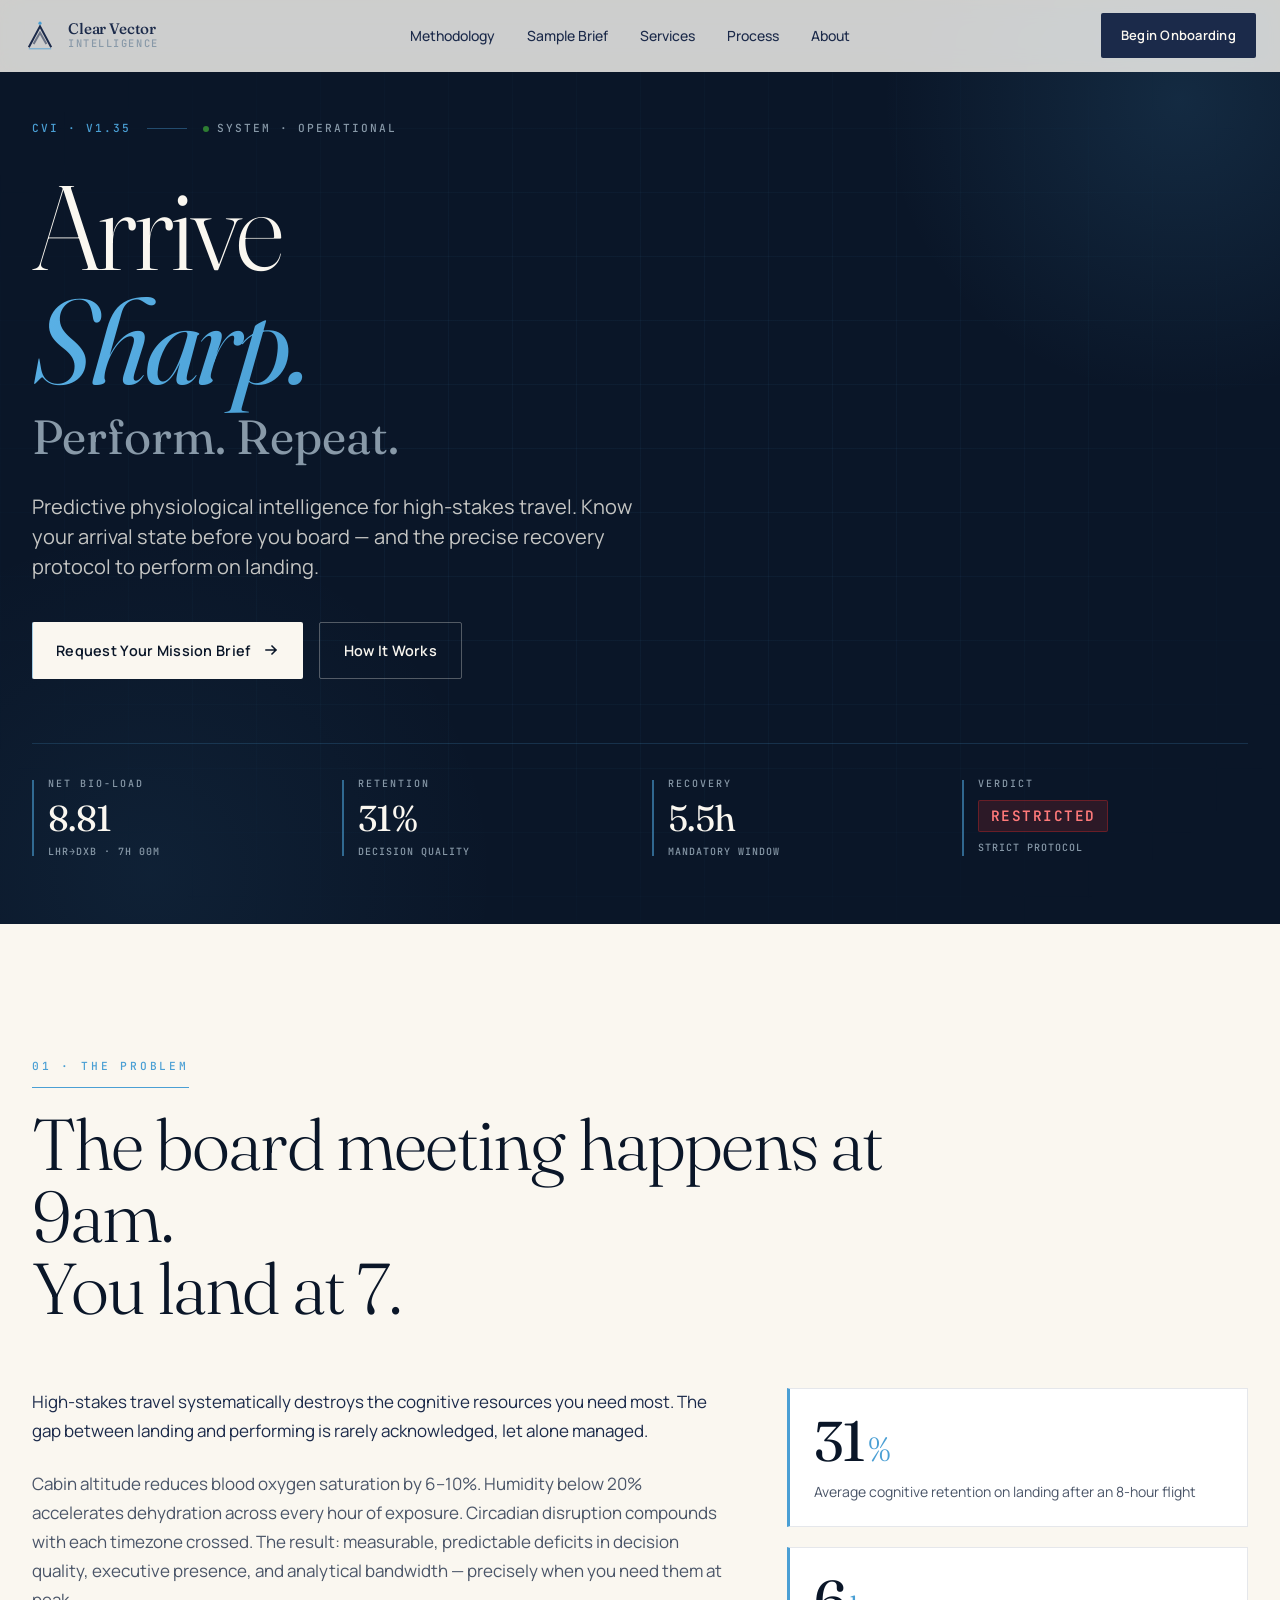
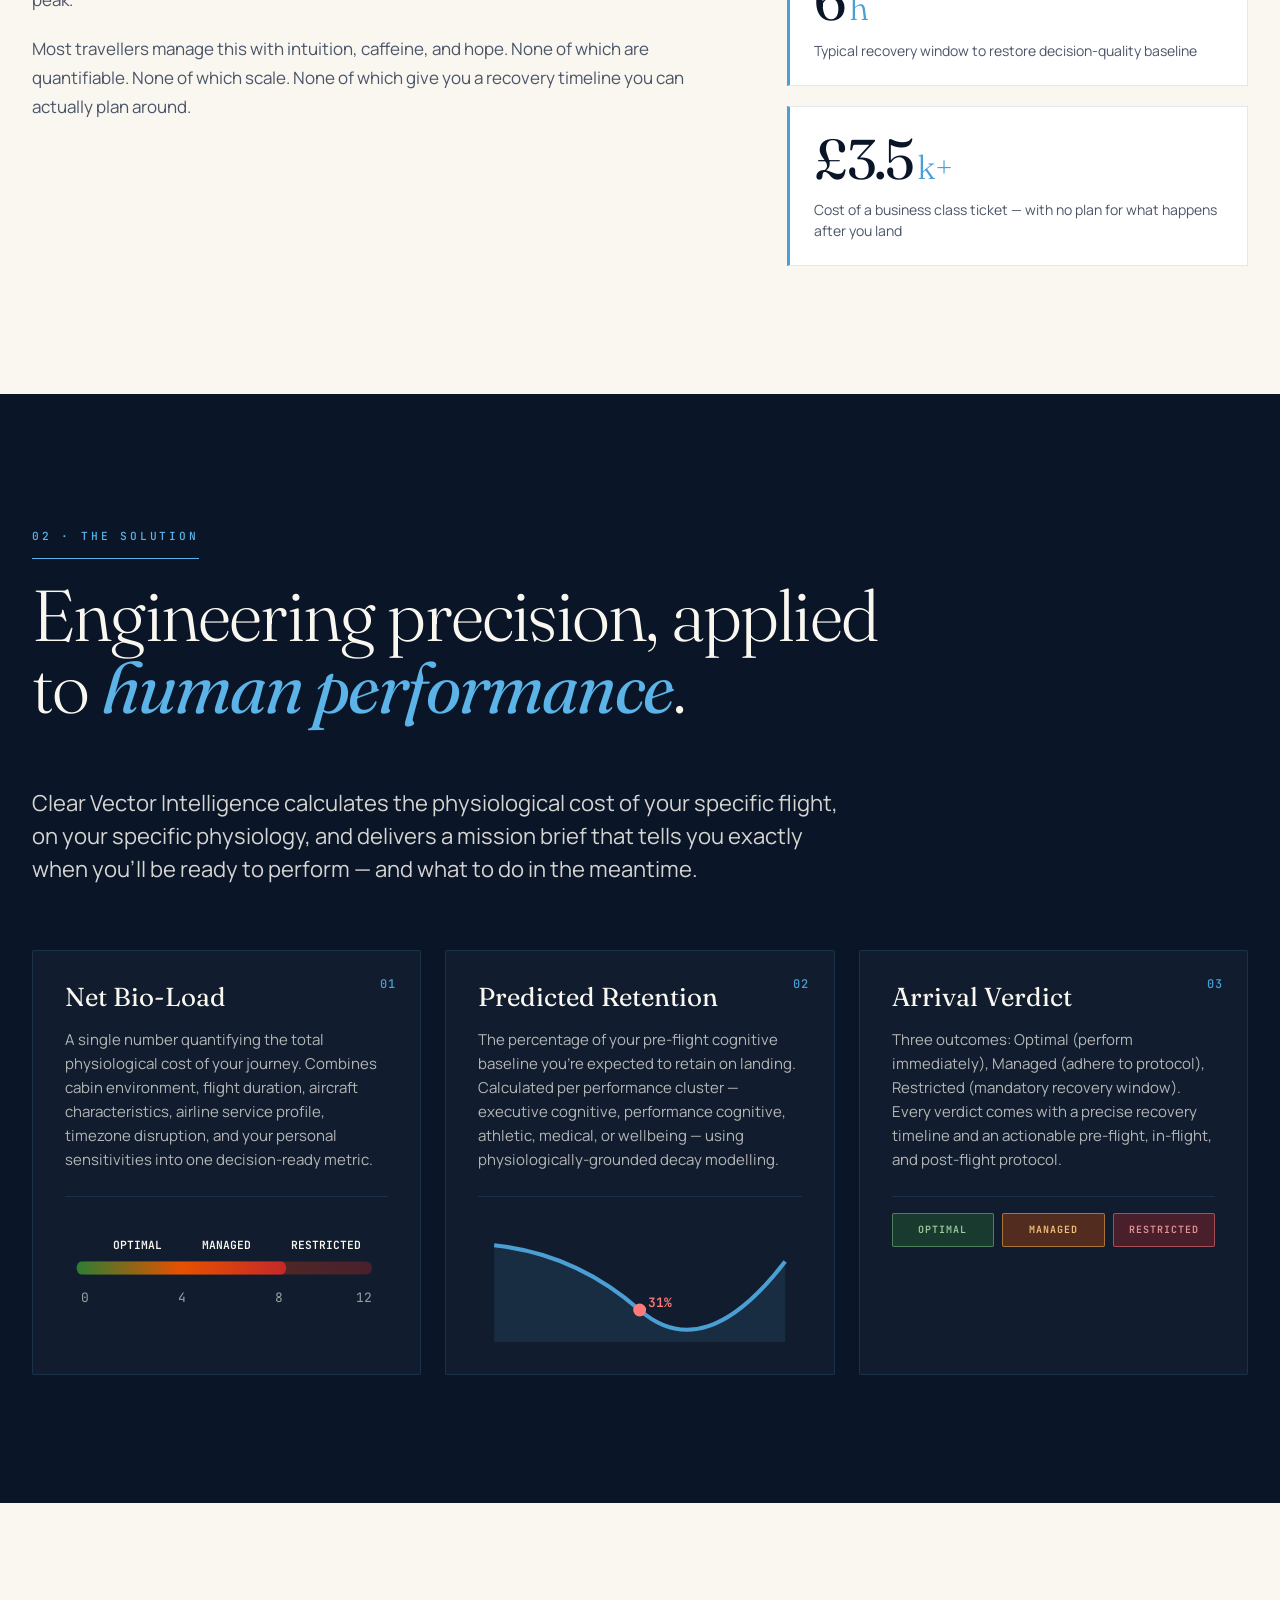
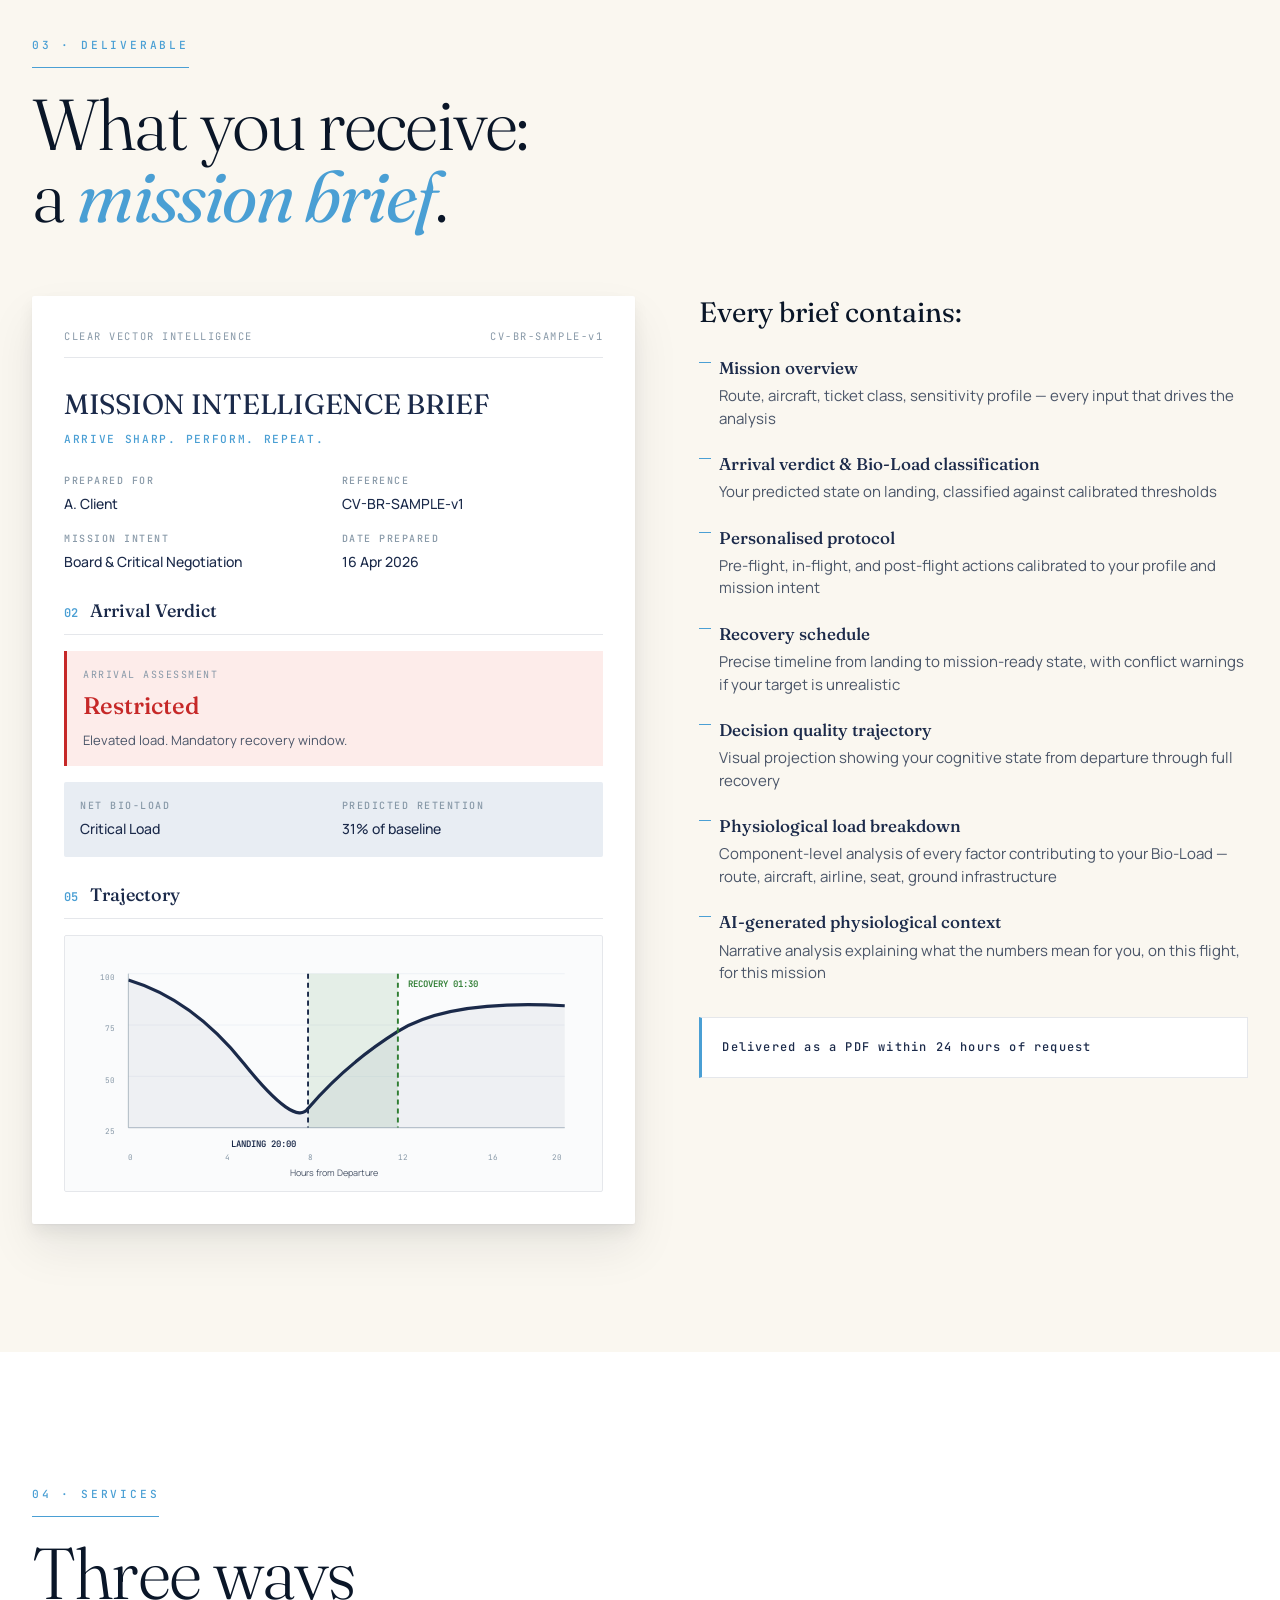
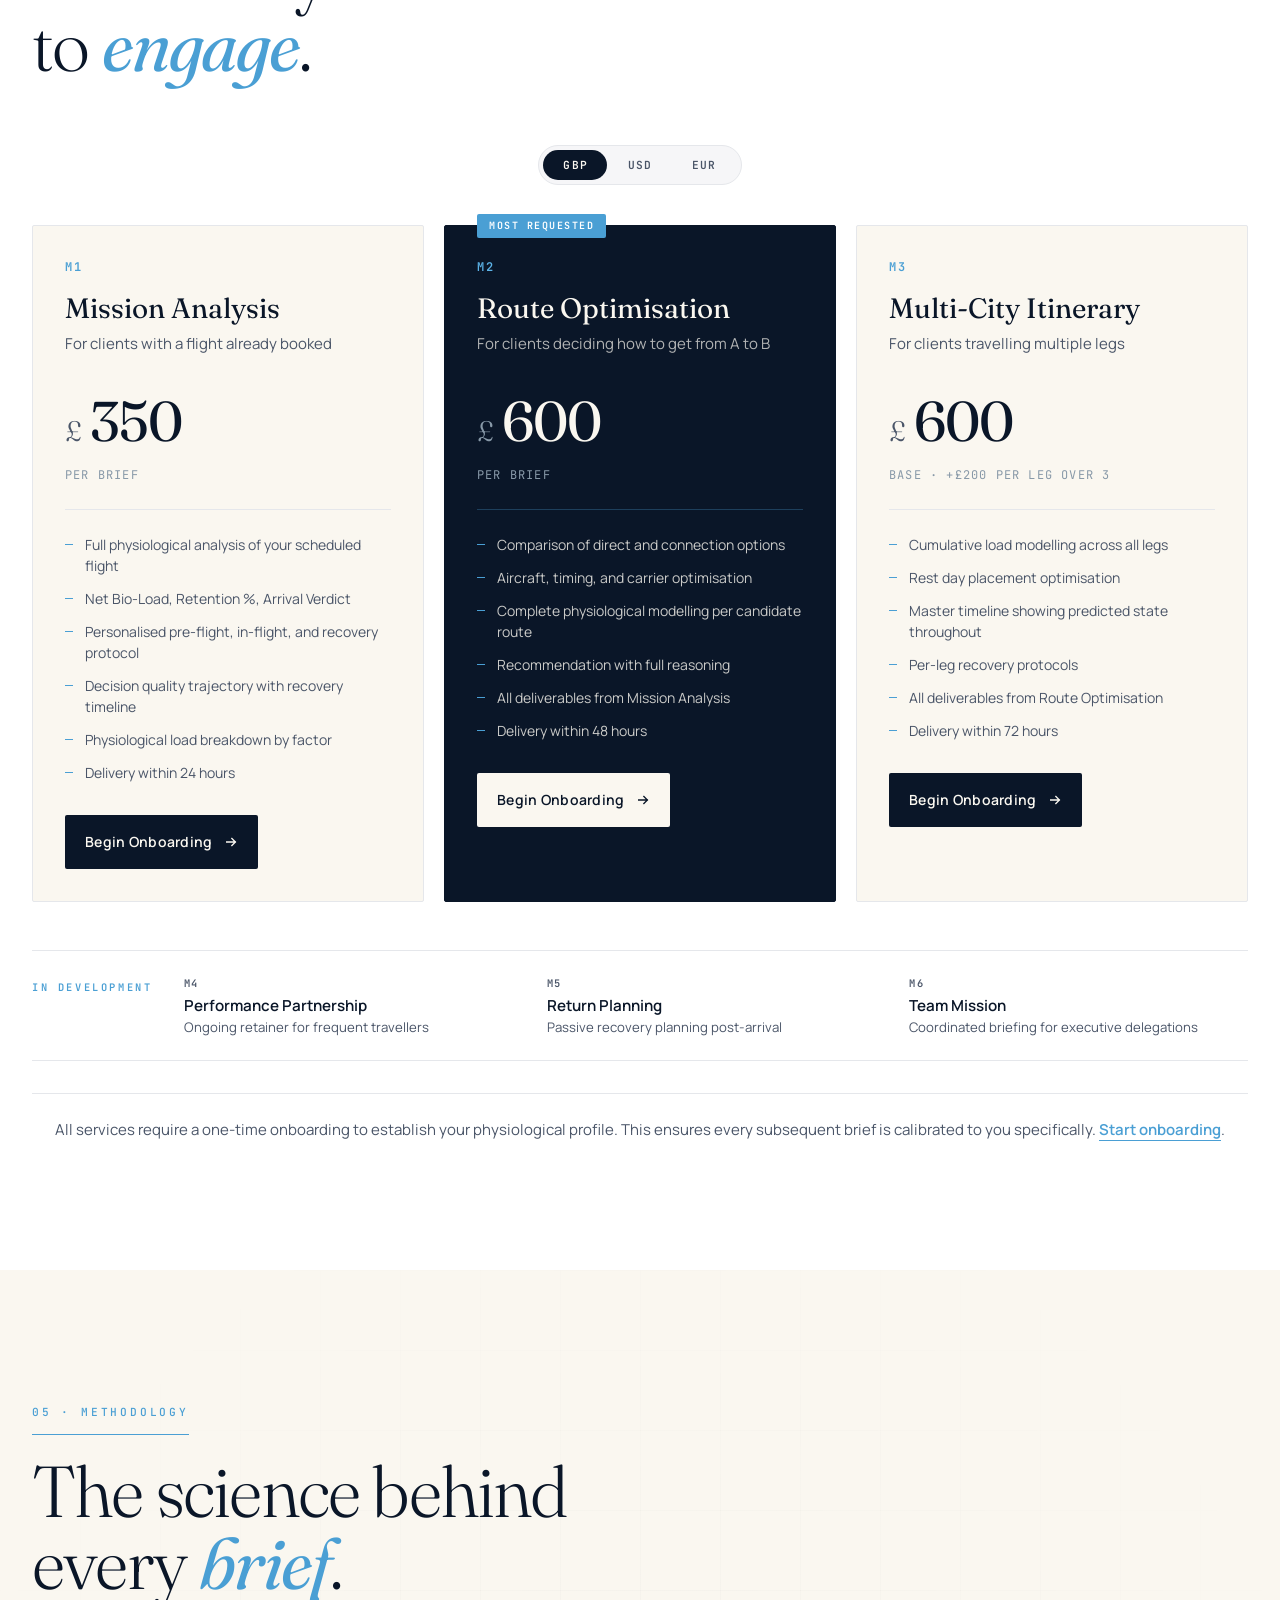
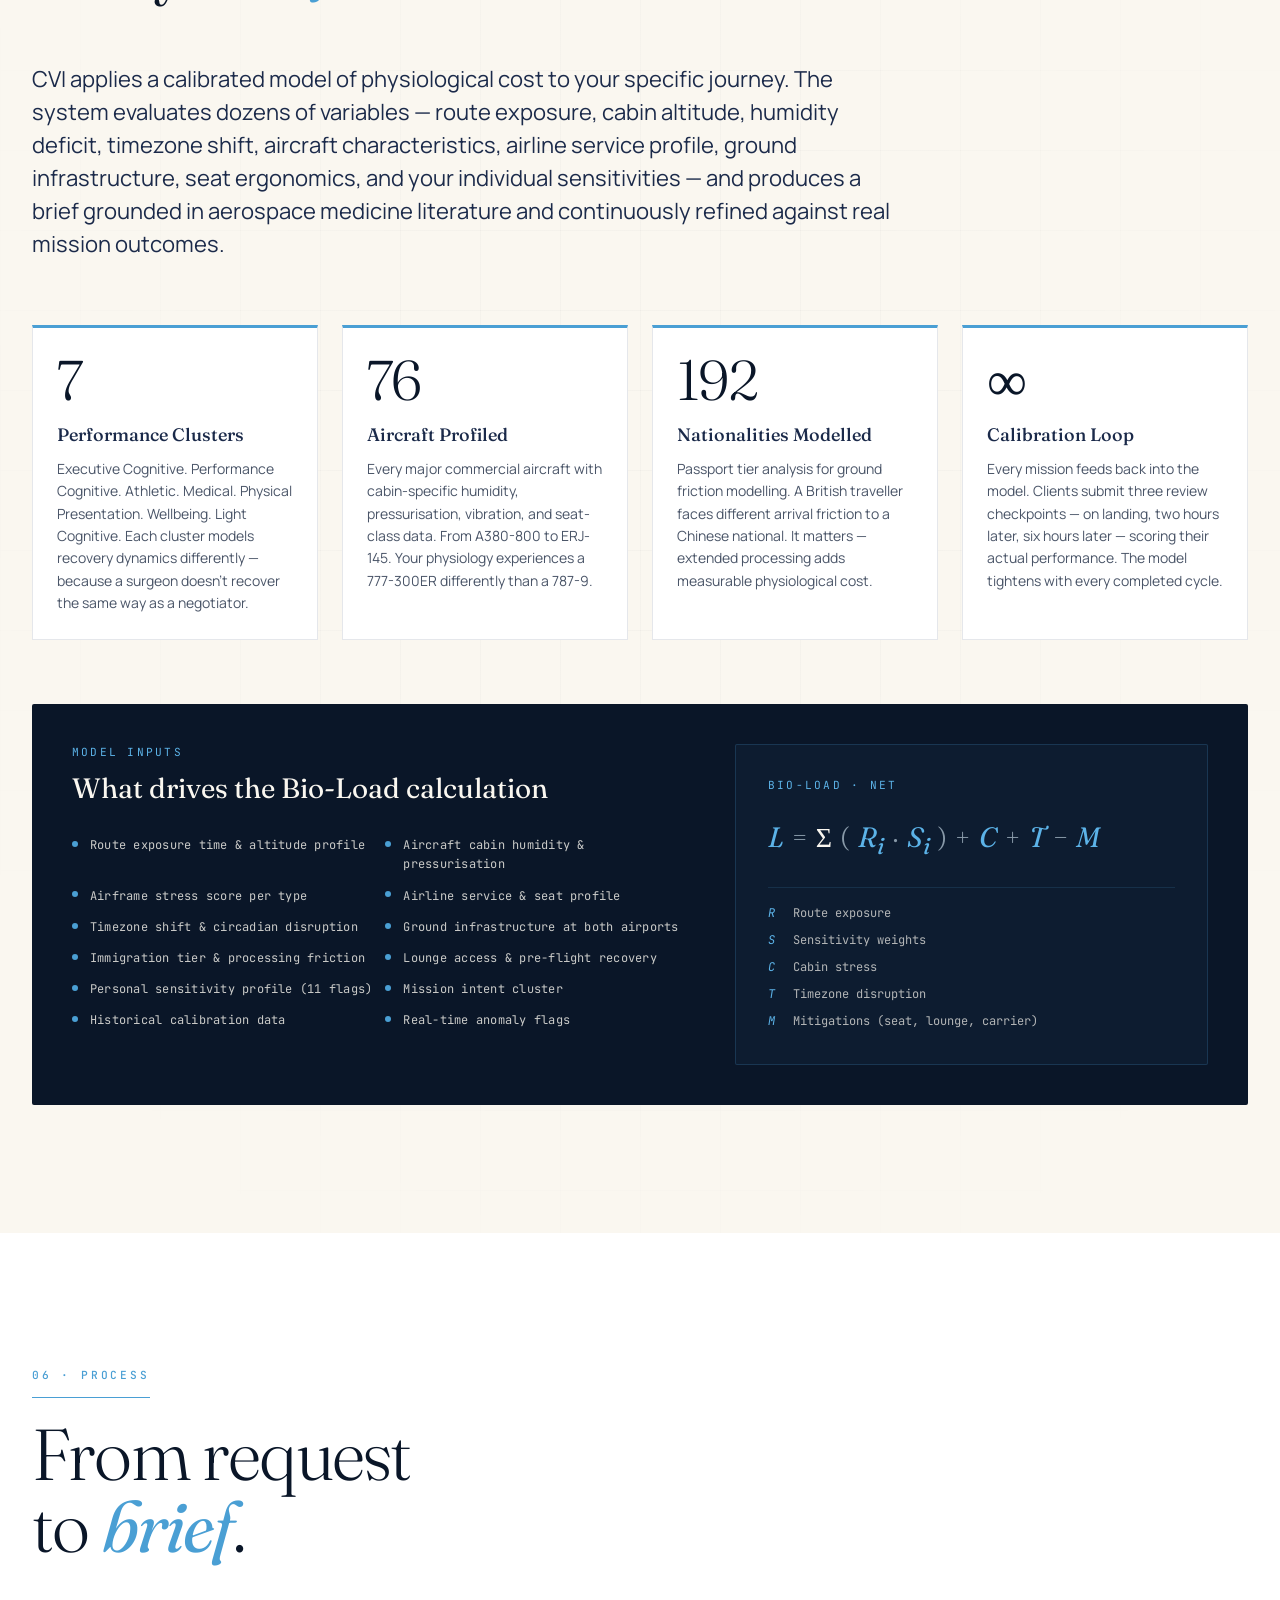
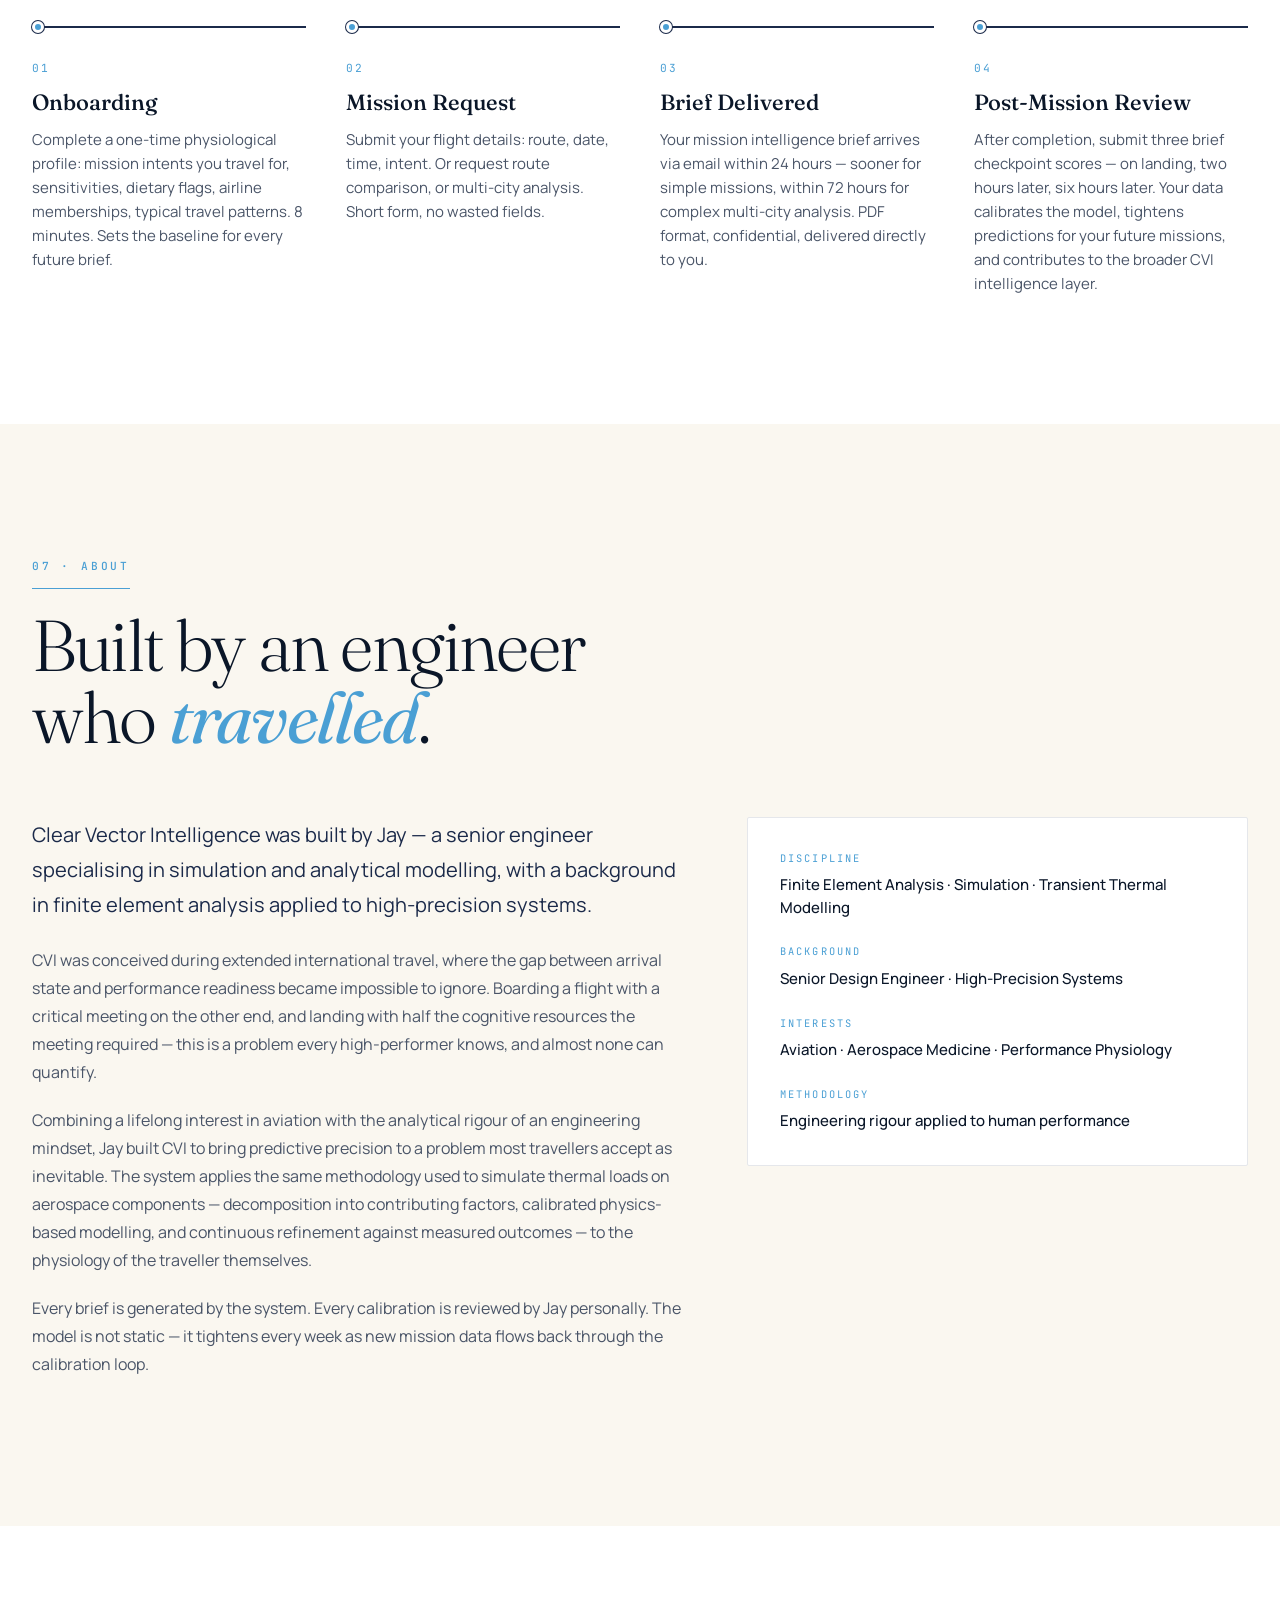
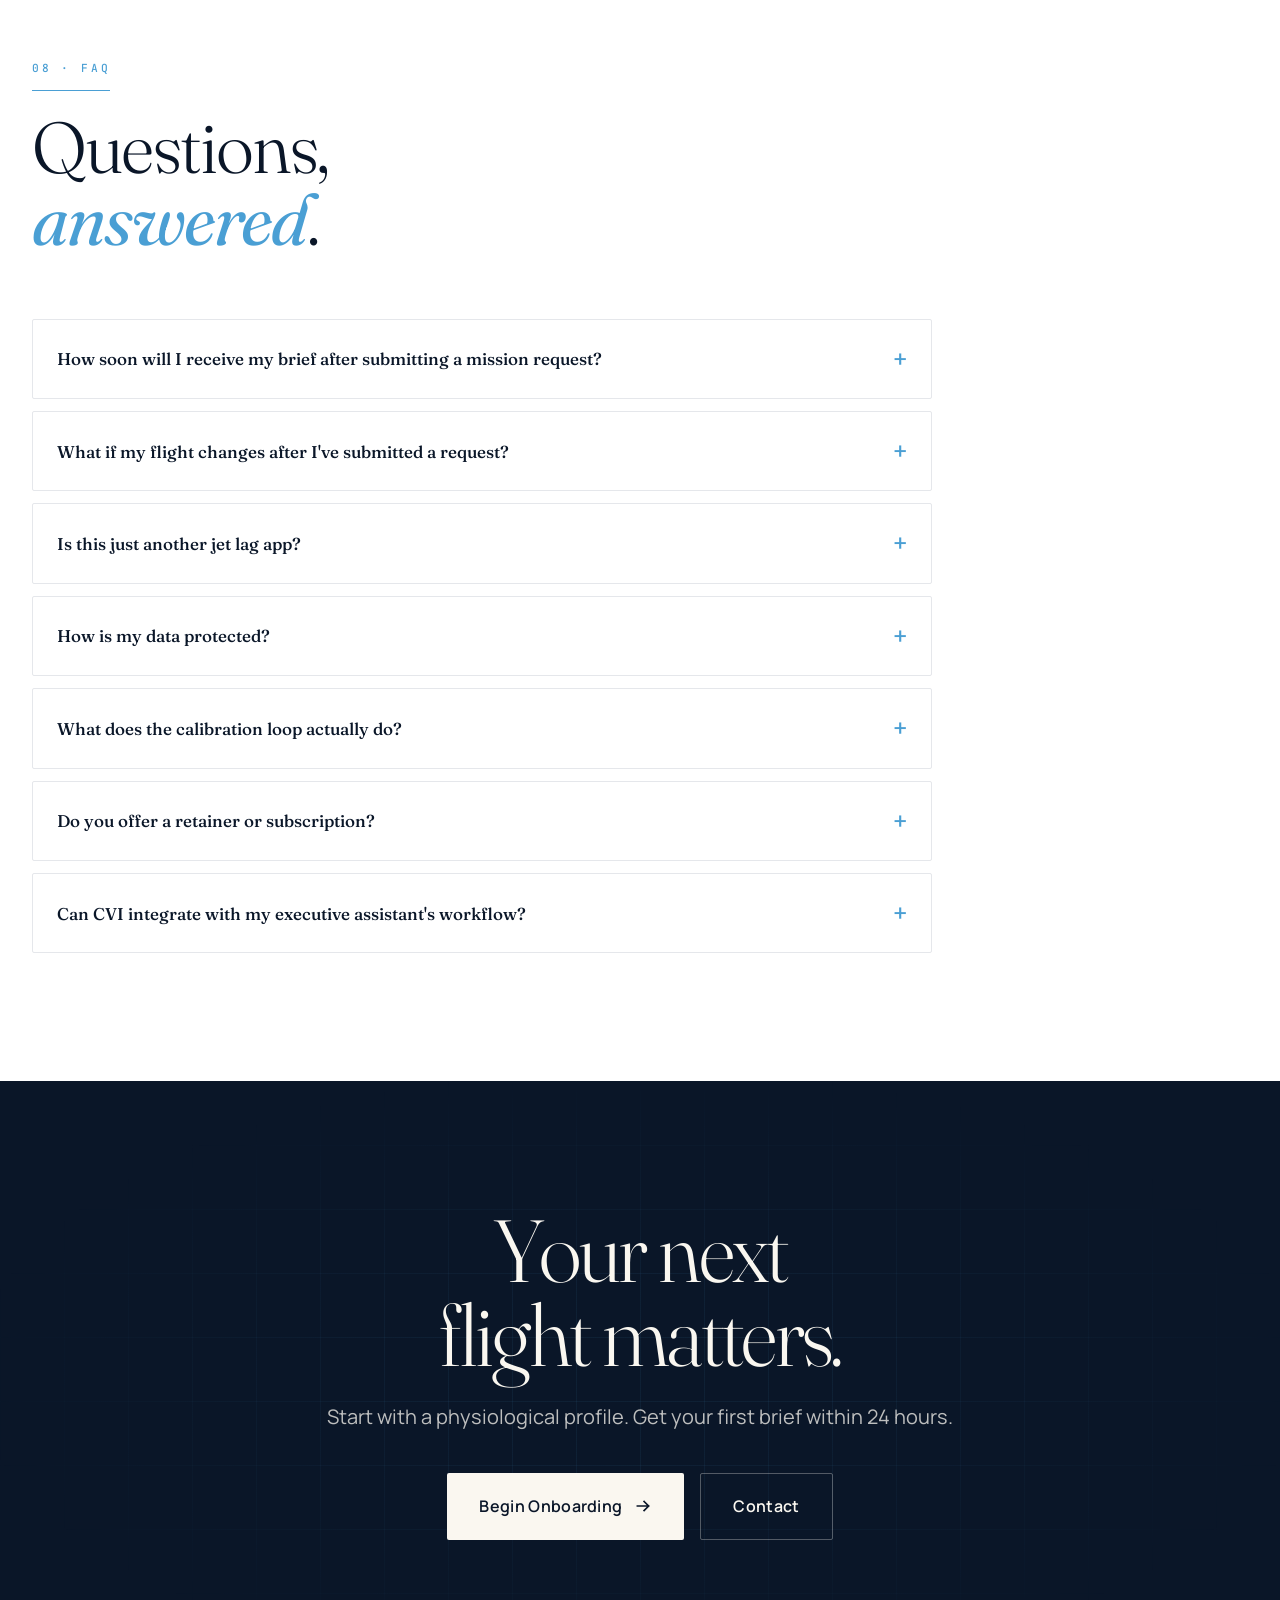
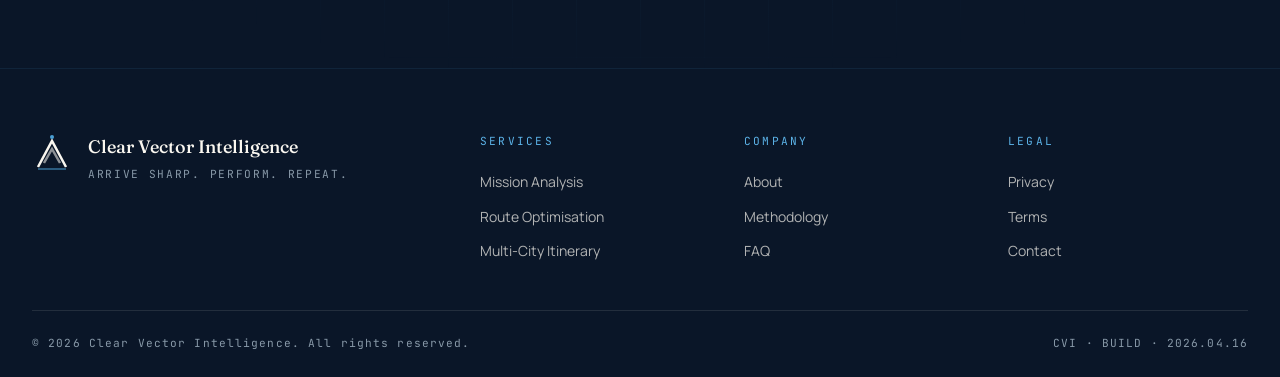
<file: index.html>
<!DOCTYPE html>
<html lang="en">
<head>
<meta charset="UTF-8">
<meta name="viewport" content="width=device-width, initial-scale=1.0">
<meta name="description" content="Clear Vector Intelligence — predictive physiological intelligence for high-stakes travel. Know your arrival state before you board.">
<meta name="keywords" content="executive travel, jet lag, flight performance, physiological optimisation, travel analytics, cognitive performance">
<meta property="og:title" content="Clear Vector Intelligence — Arrive Sharp. Perform. Repeat.">
<meta property="og:description" content="Predictive physiological intelligence for high-stakes travel. Know your arrival state before you board.">
<meta property="og:url" content="https://clearvectorintelligence.com">
<meta property="og:type" content="website">
<title>Clear Vector Intelligence — Arrive Sharp. Perform. Repeat.</title>

<link rel="preconnect" href="https://fonts.googleapis.com">
<link rel="preconnect" href="https://fonts.gstatic.com" crossorigin>
<link href="https://fonts.googleapis.com/css2?family=Fraunces:ital,opsz,wght@0,9..144,300;0,9..144,400;0,9..144,500;0,9..144,600;0,9..144,700;1,9..144,400&family=JetBrains+Mono:wght@400;500;600&family=Manrope:wght@300;400;500;600;700&display=swap" rel="stylesheet">

<link rel="stylesheet" href="styles.css">
<link rel="icon" type="image/svg+xml" href="assets/favicon.svg">
</head>
<body>

<!-- Grain overlay for texture -->
<div class="grain-overlay" aria-hidden="true"></div>

<!-- Navigation -->
<nav class="nav" id="nav">
  <div class="nav-inner">
    <a href="#hero" class="nav-logo" aria-label="Clear Vector Intelligence home">
      <svg class="logo-mark" viewBox="0 0 40 40" xmlns="http://www.w3.org/2000/svg" aria-hidden="true">
        <!-- Geometric CV mark with trajectory line -->
        <path d="M 6 34 L 20 8 L 34 34" stroke="currentColor" stroke-width="2.5" fill="none" stroke-linejoin="miter"/>
        <path d="M 12 30 L 20 16 L 28 30" stroke="currentColor" stroke-width="2.5" fill="none" stroke-linejoin="miter" opacity="0.55"/>
        <circle cx="20" cy="4" r="2" fill="#4A9FD4"/>
        <line x1="6" y1="36" x2="34" y2="36" stroke="#4A9FD4" stroke-width="1"/>
      </svg>
      <span class="nav-logo-text">
        <span class="nav-logo-name">Clear Vector</span>
        <span class="nav-logo-sub">Intelligence</span>
      </span>
    </a>
    <ul class="nav-links" id="nav-links">
      <li><a href="#methodology">Methodology</a></li>
      <li><a href="#sample-brief">Sample Brief</a></li>
      <li><a href="#services">Services</a></li>
      <li><a href="#process">Process</a></li>
      <li><a href="#about">About</a></li>
    </ul>
    <a href="#services" class="nav-cta">Begin Onboarding</a>
    <button class="nav-toggle" id="nav-toggle" aria-label="Toggle navigation" aria-expanded="false">
      <span></span><span></span><span></span>
    </button>
  </div>
</nav>

<!-- HERO -->
<section class="hero" id="hero">
  <div class="hero-grid" aria-hidden="true"></div>
  <div class="hero-content">
    <div class="hero-meta reveal" data-delay="0">
      <span class="hero-ref">CVI · v1.35</span>
      <span class="hero-divider"></span>
      <span class="hero-ref-live"><span class="live-dot"></span>SYSTEM · OPERATIONAL</span>
    </div>

    <h1 class="hero-title reveal" data-delay="100">
      <span class="hero-title-line">Arrive</span>
      <span class="hero-title-line"><em>Sharp.</em></span>
      <span class="hero-title-sub">Perform. Repeat.</span>
    </h1>

    <p class="hero-lede reveal" data-delay="200">
      Predictive physiological intelligence for high-stakes travel.
      Know your arrival state before you board — and the precise recovery protocol to perform on landing.
    </p>

    <div class="hero-cta reveal" data-delay="300">
      <a href="#services" class="btn btn-primary">
        <span>Request Your Mission Brief</span>
        <svg width="16" height="16" viewBox="0 0 16 16" fill="none" aria-hidden="true">
          <path d="M3 8h10M9 4l4 4-4 4" stroke="currentColor" stroke-width="1.5" stroke-linecap="square"/>
        </svg>
      </a>
      <a href="#methodology" class="btn btn-secondary">How It Works</a>
    </div>

    <!-- Animated metric readouts — mimicking a cockpit/dashboard -->
    <div class="hero-readouts reveal" data-delay="400">
      <div class="readout">
        <div class="readout-label">NET BIO-LOAD</div>
        <div class="readout-value" data-counter="8.81" data-decimals="2">0.00</div>
        <div class="readout-unit">LHR→DXB · 7h 00m</div>
      </div>
      <div class="readout">
        <div class="readout-label">RETENTION</div>
        <div class="readout-value" data-counter="31" data-suffix="%">0%</div>
        <div class="readout-unit">DECISION QUALITY</div>
      </div>
      <div class="readout">
        <div class="readout-label">RECOVERY</div>
        <div class="readout-value" data-counter="5.5" data-decimals="1" data-suffix="h">0.0h</div>
        <div class="readout-unit">MANDATORY WINDOW</div>
      </div>
      <div class="readout readout-verdict">
        <div class="readout-label">VERDICT</div>
        <div class="readout-value verdict-badge">RESTRICTED</div>
        <div class="readout-unit">STRICT PROTOCOL</div>
      </div>
    </div>
  </div>

  <div class="hero-scroll" aria-hidden="true">
    <span>Scroll</span>
    <div class="scroll-line"></div>
  </div>
</section>

<!-- THE PROBLEM -->
<section class="section section-problem" id="problem">
  <div class="container">
    <div class="section-header reveal-up">
      <span class="section-label">01 · THE PROBLEM</span>
      <h2 class="section-title">
        <span>The board meeting happens at 9am.</span>
        <span>You land at 7.</span>
      </h2>
    </div>

    <div class="problem-grid">
      <div class="problem-text reveal-up">
        <p class="lede">
          High-stakes travel systematically destroys the cognitive resources you need most. The gap between landing and performing is rarely acknowledged, let alone managed.
        </p>
        <p>
          Cabin altitude reduces blood oxygen saturation by 6–10%. Humidity below 20% accelerates dehydration across every hour of exposure. Circadian disruption compounds with each timezone crossed. The result: measurable, predictable deficits in decision quality, executive presence, and analytical bandwidth — precisely when you need them at peak.
        </p>
        <p>
          Most travellers manage this with intuition, caffeine, and hope. None of which are quantifiable. None of which scale. None of which give you a recovery timeline you can actually plan around.
        </p>
      </div>

      <div class="problem-stats reveal-up">
        <div class="stat">
          <div class="stat-value">31<span class="stat-unit">%</span></div>
          <div class="stat-label">Average cognitive retention on landing after an 8-hour flight</div>
        </div>
        <div class="stat">
          <div class="stat-value">6<span class="stat-unit">h</span></div>
          <div class="stat-label">Typical recovery window to restore decision-quality baseline</div>
        </div>
        <div class="stat">
          <div class="stat-value">£3.5<span class="stat-unit">k+</span></div>
          <div class="stat-label">Cost of a business class ticket — with no plan for what happens after you land</div>
        </div>
      </div>
    </div>
  </div>
</section>

<!-- THE SOLUTION -->
<section class="section section-solution" id="solution">
  <div class="container">
    <div class="section-header reveal-up">
      <span class="section-label">02 · THE SOLUTION</span>
      <h2 class="section-title">
        <span>Engineering precision, applied</span>
        <span>to <em>human performance</em>.</span>
      </h2>
    </div>

    <div class="solution-intro reveal-up">
      <p class="lede">
        Clear Vector Intelligence calculates the physiological cost of your specific flight, on your specific physiology, and delivers a mission brief that tells you exactly when you'll be ready to perform — and what to do in the meantime.
      </p>
    </div>

    <div class="solution-outputs">
      <div class="output-card reveal-up">
        <div class="output-num">01</div>
        <h3 class="output-title">Net Bio-Load</h3>
        <p class="output-desc">A single number quantifying the total physiological cost of your journey. Combines cabin environment, flight duration, aircraft characteristics, airline service profile, timezone disruption, and your personal sensitivities into one decision-ready metric.</p>
        <div class="output-viz">
          <svg viewBox="0 0 200 80" xmlns="http://www.w3.org/2000/svg" aria-hidden="true">
            <defs>
              <linearGradient id="bioGrad" x1="0" x2="1">
                <stop offset="0" stop-color="#2E7D32"/>
                <stop offset="0.5" stop-color="#E65100"/>
                <stop offset="1" stop-color="#C62828"/>
              </linearGradient>
            </defs>
            <rect x="10" y="30" width="180" height="8" fill="url(#bioGrad)" opacity="0.3" rx="4"/>
            <rect x="10" y="30" width="180" height="8" fill="url(#bioGrad)" rx="4" class="bio-bar"/>
            <g class="bio-markers" font-family="JetBrains Mono" font-size="8" fill="rgba(250, 247, 240, 0.6)">
              <text x="10" y="55">0</text>
              <text x="70" y="55">4</text>
              <text x="130" y="55">8</text>
              <text x="180" y="55">12</text>
            </g>
            <g class="bio-labels" font-family="JetBrains Mono" font-size="7" fill="#FAF7F0" font-weight="600">
              <text x="30" y="22">OPTIMAL</text>
              <text x="85" y="22">MANAGED</text>
              <text x="140" y="22">RESTRICTED</text>
            </g>
          </svg>
        </div>
      </div>

      <div class="output-card reveal-up">
        <div class="output-num">02</div>
        <h3 class="output-title">Predicted Retention</h3>
        <p class="output-desc">The percentage of your pre-flight cognitive baseline you're expected to retain on landing. Calculated per performance cluster — executive cognitive, performance cognitive, athletic, medical, or wellbeing — using physiologically-grounded decay modelling.</p>
        <div class="output-viz">
          <svg viewBox="0 0 200 80" xmlns="http://www.w3.org/2000/svg" aria-hidden="true" class="retention-curve">
            <path d="M 10 20 Q 60 25, 100 60 T 190 30" stroke="#4A9FD4" stroke-width="2.5" fill="none" class="curve-path"/>
            <path d="M 10 20 Q 60 25, 100 60 T 190 30 L 190 80 L 10 80 Z" fill="#4A9FD4" opacity="0.12"/>
            <circle cx="100" cy="60" r="4" fill="#FF7A7A" class="curve-dot"/>
            <text x="105" y="58" font-family="JetBrains Mono" font-size="8" fill="#FF7A7A" font-weight="600">31%</text>
          </svg>
        </div>
      </div>

      <div class="output-card reveal-up">
        <div class="output-num">03</div>
        <h3 class="output-title">Arrival Verdict</h3>
        <p class="output-desc">Three outcomes: Optimal (perform immediately), Managed (adhere to protocol), Restricted (mandatory recovery window). Every verdict comes with a precise recovery timeline and an actionable pre-flight, in-flight, and post-flight protocol.</p>
        <div class="output-viz output-viz-verdicts">
          <div class="verdict optimal"><span>OPTIMAL</span></div>
          <div class="verdict managed"><span>MANAGED</span></div>
          <div class="verdict restricted"><span>RESTRICTED</span></div>
        </div>
      </div>
    </div>
  </div>
</section>

<!-- SAMPLE BRIEF -->
<section class="section section-brief" id="sample-brief">
  <div class="container">
    <div class="section-header reveal-up">
      <span class="section-label">03 · DELIVERABLE</span>
      <h2 class="section-title">
        <span>What you receive:</span>
        <span>a <em>mission brief</em>.</span>
      </h2>
    </div>

    <div class="brief-showcase">
      <div class="brief-preview reveal-up">
        <!-- Brief mockup rendered in HTML/CSS -->
        <div class="brief-page">
          <div class="brief-header">
            <div class="brief-logo">CLEAR VECTOR INTELLIGENCE</div>
            <div class="brief-ref">CV-BR-SAMPLE-v1</div>
          </div>
          <div class="brief-title">MISSION INTELLIGENCE BRIEF</div>
          <div class="brief-tagline">Arrive Sharp. Perform. Repeat.</div>

          <div class="brief-meta-grid">
            <div class="brief-meta-item">
              <div class="brief-meta-label">Prepared for</div>
              <div class="brief-meta-value">A. Client</div>
            </div>
            <div class="brief-meta-item">
              <div class="brief-meta-label">Reference</div>
              <div class="brief-meta-value">CV-BR-SAMPLE-v1</div>
            </div>
            <div class="brief-meta-item">
              <div class="brief-meta-label">Mission Intent</div>
              <div class="brief-meta-value">Board &amp; Critical Negotiation</div>
            </div>
            <div class="brief-meta-item">
              <div class="brief-meta-label">Date Prepared</div>
              <div class="brief-meta-value">16 Apr 2026</div>
            </div>
          </div>

          <div class="brief-section">
            <div class="brief-section-num">02</div>
            <div class="brief-section-title">Arrival Verdict</div>
          </div>
          <div class="brief-verdict-box">
            <div class="brief-verdict-label">Arrival Assessment</div>
            <div class="brief-verdict-value">Restricted</div>
            <div class="brief-verdict-note">Elevated load. Mandatory recovery window.</div>
          </div>
          <div class="brief-verdict-metrics">
            <div>
              <div class="brief-meta-label">Net Bio-Load</div>
              <div class="brief-meta-value">Critical Load</div>
            </div>
            <div>
              <div class="brief-meta-label">Predicted Retention</div>
              <div class="brief-meta-value">31% of baseline</div>
            </div>
          </div>

          <div class="brief-section">
            <div class="brief-section-num">05</div>
            <div class="brief-section-title">Trajectory</div>
          </div>
          <div class="brief-graph">
            <svg viewBox="0 0 400 180" xmlns="http://www.w3.org/2000/svg">
              <!-- Grid -->
              <g stroke="#E8EDF3" stroke-width="0.5">
                <line x1="40" y1="20" x2="380" y2="20"/>
                <line x1="40" y1="60" x2="380" y2="60"/>
                <line x1="40" y1="100" x2="380" y2="100"/>
                <line x1="40" y1="140" x2="380" y2="140"/>
              </g>
              <!-- Recovery zone -->
              <rect x="180" y="20" width="70" height="120" fill="#2E7D32" opacity="0.10"/>
              <!-- Curve -->
              <path d="M 40 25 Q 90 40, 130 90 T 180 125 Q 210 90, 250 65 T 380 45" stroke="#1B2A4A" stroke-width="2.5" fill="none" class="brief-curve"/>
              <path d="M 40 25 Q 90 40, 130 90 T 180 125 Q 210 90, 250 65 T 380 45 L 380 140 L 40 140 Z" fill="#1B2A4A" opacity="0.05"/>
              <!-- Landing line -->
              <line x1="180" y1="20" x2="180" y2="140" stroke="#1B2A4A" stroke-width="1.5" stroke-dasharray="4 3"/>
              <text x="120" y="155" font-family="JetBrains Mono" font-size="7" fill="#1B2A4A" font-weight="600">LANDING 20:00</text>
              <!-- Recovery line -->
              <line x1="250" y1="20" x2="250" y2="140" stroke="#2E7D32" stroke-width="1.5" stroke-dasharray="4 3"/>
              <text x="258" y="30" font-family="JetBrains Mono" font-size="7" fill="#2E7D32" font-weight="600">RECOVERY 01:30</text>
              <!-- Axes labels -->
              <g font-family="JetBrains Mono" font-size="6" fill="#8899A8">
                <text x="40" y="165">0</text>
                <text x="115" y="165">4</text>
                <text x="180" y="165">8</text>
                <text x="250" y="165">12</text>
                <text x="320" y="165">16</text>
                <text x="370" y="165">20</text>
                <text x="18" y="25">100</text>
                <text x="22" y="65">75</text>
                <text x="22" y="105">50</text>
                <text x="22" y="145">25</text>
              </g>
              <!-- Axis -->
              <line x1="40" y1="140" x2="380" y2="140" stroke="#8899A8" stroke-width="0.5"/>
              <line x1="40" y1="20" x2="40" y2="140" stroke="#8899A8" stroke-width="0.5"/>
              <text x="200" y="178" text-anchor="middle" font-family="Manrope" font-size="7" fill="#4A5568">Hours from Departure</text>
            </svg>
          </div>
        </div>
      </div>

      <div class="brief-details reveal-up">
        <h3 class="brief-details-title">Every brief contains:</h3>
        <ul class="brief-details-list">
          <li>
            <strong>Mission overview</strong>
            <span>Route, aircraft, ticket class, sensitivity profile — every input that drives the analysis</span>
          </li>
          <li>
            <strong>Arrival verdict &amp; Bio-Load classification</strong>
            <span>Your predicted state on landing, classified against calibrated thresholds</span>
          </li>
          <li>
            <strong>Personalised protocol</strong>
            <span>Pre-flight, in-flight, and post-flight actions calibrated to your profile and mission intent</span>
          </li>
          <li>
            <strong>Recovery schedule</strong>
            <span>Precise timeline from landing to mission-ready state, with conflict warnings if your target is unrealistic</span>
          </li>
          <li>
            <strong>Decision quality trajectory</strong>
            <span>Visual projection showing your cognitive state from departure through full recovery</span>
          </li>
          <li>
            <strong>Physiological load breakdown</strong>
            <span>Component-level analysis of every factor contributing to your Bio-Load — route, aircraft, airline, seat, ground infrastructure</span>
          </li>
          <li>
            <strong>AI-generated physiological context</strong>
            <span>Narrative analysis explaining what the numbers mean for you, on this flight, for this mission</span>
          </li>
        </ul>
        <div class="brief-download">
          <div class="brief-download-label">Delivered as a PDF within 24 hours of request</div>
        </div>
      </div>
    </div>
  </div>
</section>

<!-- SERVICES -->
<section class="section section-services" id="services">
  <div class="container">
    <div class="section-header reveal-up">
      <span class="section-label">04 · SERVICES</span>
      <h2 class="section-title">
        <span>Three ways</span>
        <span>to <em>engage</em>.</span>
      </h2>
    </div>

    <div class="currency-toggle reveal-up" role="group" aria-label="Currency selector">
      <button type="button" class="currency-option active" data-currency="GBP" aria-pressed="true">GBP</button>
      <button type="button" class="currency-option" data-currency="USD" aria-pressed="false">USD</button>
      <button type="button" class="currency-option" data-currency="EUR" aria-pressed="false">EUR</button>
      <span class="currency-toggle-indicator" aria-hidden="true"></span>
    </div>

    <div class="services-grid">
      <div class="service-card reveal-up">
        <div class="service-num">M1</div>
        <div class="service-body">
          <h3 class="service-title">Mission Analysis</h3>
          <div class="service-subtitle">For clients with a flight already booked</div>
          <div class="service-price" data-price-gbp="350" data-price-usd="450" data-price-eur="400">
            <span class="service-price-symbol">£</span>
            <span class="service-price-value">350</span>
            <span class="service-price-per">per brief</span>
          </div>
          <ul class="service-features">
            <li>Full physiological analysis of your scheduled flight</li>
            <li>Net Bio-Load, Retention %, Arrival Verdict</li>
            <li>Personalised pre-flight, in-flight, and recovery protocol</li>
            <li>Decision quality trajectory with recovery timeline</li>
            <li>Physiological load breakdown by factor</li>
            <li>Delivery within 24 hours</li>
          </ul>
          <a href="https://tally.so/r/0QE0NA" target="_blank" rel="noopener" class="service-cta">
            <span>Begin Onboarding</span>
            <svg width="14" height="14" viewBox="0 0 16 16" fill="none" aria-hidden="true">
              <path d="M3 8h10M9 4l4 4-4 4" stroke="currentColor" stroke-width="1.5" stroke-linecap="square"/>
            </svg>
          </a>
        </div>
      </div>

      <div class="service-card service-card-featured reveal-up">
        <div class="service-badge">MOST REQUESTED</div>
        <div class="service-num">M2</div>
        <div class="service-body">
          <h3 class="service-title">Route Optimisation</h3>
          <div class="service-subtitle">For clients deciding how to get from A to B</div>
          <div class="service-price" data-price-gbp="600" data-price-usd="770" data-price-eur="690">
            <span class="service-price-symbol">£</span>
            <span class="service-price-value">600</span>
            <span class="service-price-per">per brief</span>
          </div>
          <ul class="service-features">
            <li>Comparison of direct and connection options</li>
            <li>Aircraft, timing, and carrier optimisation</li>
            <li>Complete physiological modelling per candidate route</li>
            <li>Recommendation with full reasoning</li>
            <li>All deliverables from Mission Analysis</li>
            <li>Delivery within 48 hours</li>
          </ul>
          <a href="https://tally.so/r/0QE0NA" target="_blank" rel="noopener" class="service-cta">
            <span>Begin Onboarding</span>
            <svg width="14" height="14" viewBox="0 0 16 16" fill="none" aria-hidden="true">
              <path d="M3 8h10M9 4l4 4-4 4" stroke="currentColor" stroke-width="1.5" stroke-linecap="square"/>
            </svg>
          </a>
        </div>
      </div>

      <div class="service-card reveal-up">
        <div class="service-num">M3</div>
        <div class="service-body">
          <h3 class="service-title">Multi-City Itinerary</h3>
          <div class="service-subtitle">For clients travelling multiple legs</div>
          <div class="service-price" data-price-gbp="600" data-price-usd="770" data-price-eur="690" data-price-addon-gbp="200" data-price-addon-usd="260" data-price-addon-eur="230">
            <span class="service-price-symbol">£</span>
            <span class="service-price-value">600</span>
            <span class="service-price-per">base · +<span class="service-price-addon-symbol">£</span><span class="service-price-addon-value">200</span> per leg over 3</span>
          </div>
          <ul class="service-features">
            <li>Cumulative load modelling across all legs</li>
            <li>Rest day placement optimisation</li>
            <li>Master timeline showing predicted state throughout</li>
            <li>Per-leg recovery protocols</li>
            <li>All deliverables from Route Optimisation</li>
            <li>Delivery within 72 hours</li>
          </ul>
          <a href="https://tally.so/r/0QE0NA" target="_blank" rel="noopener" class="service-cta">
            <span>Begin Onboarding</span>
            <svg width="14" height="14" viewBox="0 0 16 16" fill="none" aria-hidden="true">
              <path d="M3 8h10M9 4l4 4-4 4" stroke="currentColor" stroke-width="1.5" stroke-linecap="square"/>
            </svg>
          </a>
        </div>
      </div>
    </div>

    <div class="services-roadmap reveal-up">
      <div class="services-roadmap-inner">
        <div class="services-roadmap-label">IN DEVELOPMENT</div>
        <div class="services-roadmap-items">
          <div class="roadmap-item">
            <span class="roadmap-item-tag">M4</span>
            <span class="roadmap-item-name">Performance Partnership</span>
            <span class="roadmap-item-desc">Ongoing retainer for frequent travellers</span>
          </div>
          <div class="roadmap-item">
            <span class="roadmap-item-tag">M5</span>
            <span class="roadmap-item-name">Return Planning</span>
            <span class="roadmap-item-desc">Passive recovery planning post-arrival</span>
          </div>
          <div class="roadmap-item">
            <span class="roadmap-item-tag">M6</span>
            <span class="roadmap-item-name">Team Mission</span>
            <span class="roadmap-item-desc">Coordinated briefing for executive delegations</span>
          </div>
        </div>
      </div>
    </div>

    <div class="services-note reveal-up">
      <p>All services require a one-time onboarding to establish your physiological profile. This ensures every subsequent brief is calibrated to you specifically. <a href="https://tally.so/r/0QE0NA" target="_blank" rel="noopener">Start onboarding</a>.</p>
    </div>
  </div>
</section>

<!-- METHODOLOGY -->
<section class="section section-methodology" id="methodology">
  <div class="container">
    <div class="section-header reveal-up">
      <span class="section-label">05 · METHODOLOGY</span>
      <h2 class="section-title">
        <span>The science behind</span>
        <span>every <em>brief</em>.</span>
      </h2>
    </div>

    <div class="method-intro reveal-up">
      <p class="lede">
        CVI applies a calibrated model of physiological cost to your specific journey. The system evaluates dozens of variables — route exposure, cabin altitude, humidity deficit, timezone shift, aircraft characteristics, airline service profile, ground infrastructure, seat ergonomics, and your individual sensitivities — and produces a brief grounded in aerospace medicine literature and continuously refined against real mission outcomes.
      </p>
    </div>

    <div class="method-grid">
      <div class="method-card reveal-up">
        <div class="method-number">7</div>
        <h3 class="method-title">Performance Clusters</h3>
        <p>Executive Cognitive. Performance Cognitive. Athletic. Medical. Physical Presentation. Wellbeing. Light Cognitive. Each cluster models recovery dynamics differently — because a surgeon doesn't recover the same way as a negotiator.</p>
      </div>

      <div class="method-card reveal-up">
        <div class="method-number">76</div>
        <h3 class="method-title">Aircraft Profiled</h3>
        <p>Every major commercial aircraft with cabin-specific humidity, pressurisation, vibration, and seat-class data. From A380-800 to ERJ-145. Your physiology experiences a 777-300ER differently than a 787-9.</p>
      </div>

      <div class="method-card reveal-up">
        <div class="method-number">192</div>
        <h3 class="method-title">Nationalities Modelled</h3>
        <p>Passport tier analysis for ground friction modelling. A British traveller faces different arrival friction to a Chinese national. It matters — extended processing adds measurable physiological cost.</p>
      </div>

      <div class="method-card reveal-up">
        <div class="method-number">∞</div>
        <h3 class="method-title">Calibration Loop</h3>
        <p>Every mission feeds back into the model. Clients submit three review checkpoints — on landing, two hours later, six hours later — scoring their actual performance. The model tightens with every completed cycle.</p>
      </div>
    </div>

    <!-- Technical credibility panel -->
    <div class="method-technical reveal-up">
      <div class="method-technical-left">
        <div class="tech-label">MODEL INPUTS</div>
        <h3 class="tech-heading">What drives the Bio-Load calculation</h3>
        <div class="tech-grid">
          <div class="tech-item">
            <span class="tech-item-dot"></span>
            <span>Route exposure time &amp; altitude profile</span>
          </div>
          <div class="tech-item">
            <span class="tech-item-dot"></span>
            <span>Aircraft cabin humidity &amp; pressurisation</span>
          </div>
          <div class="tech-item">
            <span class="tech-item-dot"></span>
            <span>Airframe stress score per type</span>
          </div>
          <div class="tech-item">
            <span class="tech-item-dot"></span>
            <span>Airline service &amp; seat profile</span>
          </div>
          <div class="tech-item">
            <span class="tech-item-dot"></span>
            <span>Timezone shift &amp; circadian disruption</span>
          </div>
          <div class="tech-item">
            <span class="tech-item-dot"></span>
            <span>Ground infrastructure at both airports</span>
          </div>
          <div class="tech-item">
            <span class="tech-item-dot"></span>
            <span>Immigration tier &amp; processing friction</span>
          </div>
          <div class="tech-item">
            <span class="tech-item-dot"></span>
            <span>Lounge access &amp; pre-flight recovery</span>
          </div>
          <div class="tech-item">
            <span class="tech-item-dot"></span>
            <span>Personal sensitivity profile (11 flags)</span>
          </div>
          <div class="tech-item">
            <span class="tech-item-dot"></span>
            <span>Mission intent cluster</span>
          </div>
          <div class="tech-item">
            <span class="tech-item-dot"></span>
            <span>Historical calibration data</span>
          </div>
          <div class="tech-item">
            <span class="tech-item-dot"></span>
            <span>Real-time anomaly flags</span>
          </div>
        </div>
      </div>
      <div class="method-technical-right">
        <div class="tech-formula">
          <div class="tech-formula-label">BIO-LOAD · NET</div>
          <div class="tech-formula-equation">
            <span class="tech-var">L</span>
            <span class="tech-op">=</span>
            <span class="tech-fn">Σ</span>
            <span class="tech-paren">(</span>
            <span class="tech-var">R<sub>i</sub></span>
            <span class="tech-op">·</span>
            <span class="tech-var">S<sub>i</sub></span>
            <span class="tech-paren">)</span>
            <span class="tech-op">+</span>
            <span class="tech-var">C</span>
            <span class="tech-op">+</span>
            <span class="tech-var">T</span>
            <span class="tech-op">−</span>
            <span class="tech-var">M</span>
          </div>
          <div class="tech-formula-legend">
            <div><span class="tech-var">R</span> Route exposure</div>
            <div><span class="tech-var">S</span> Sensitivity weights</div>
            <div><span class="tech-var">C</span> Cabin stress</div>
            <div><span class="tech-var">T</span> Timezone disruption</div>
            <div><span class="tech-var">M</span> Mitigations (seat, lounge, carrier)</div>
          </div>
        </div>
      </div>
    </div>
  </div>
</section>

<!-- PROCESS -->
<section class="section section-process" id="process">
  <div class="container">
    <div class="section-header reveal-up">
      <span class="section-label">06 · PROCESS</span>
      <h2 class="section-title">
        <span>From request</span>
        <span>to <em>brief</em>.</span>
      </h2>
    </div>

    <div class="process-steps">
      <div class="process-step reveal-up">
        <div class="process-step-num">01</div>
        <div class="process-step-content">
          <h3>Onboarding</h3>
          <p>Complete a one-time physiological profile: mission intents you travel for, sensitivities, dietary flags, airline memberships, typical travel patterns. 8 minutes. Sets the baseline for every future brief.</p>
        </div>
      </div>

      <div class="process-step reveal-up">
        <div class="process-step-num">02</div>
        <div class="process-step-content">
          <h3>Mission Request</h3>
          <p>Submit your flight details: route, date, time, intent. Or request route comparison, or multi-city analysis. Short form, no wasted fields.</p>
        </div>
      </div>

      <div class="process-step reveal-up">
        <div class="process-step-num">03</div>
        <div class="process-step-content">
          <h3>Brief Delivered</h3>
          <p>Your mission intelligence brief arrives via email within 24 hours — sooner for simple missions, within 72 hours for complex multi-city analysis. PDF format, confidential, delivered directly to you.</p>
        </div>
      </div>

      <div class="process-step reveal-up">
        <div class="process-step-num">04</div>
        <div class="process-step-content">
          <h3>Post-Mission Review</h3>
          <p>After completion, submit three brief checkpoint scores — on landing, two hours later, six hours later. Your data calibrates the model, tightens predictions for your future missions, and contributes to the broader CVI intelligence layer.</p>
        </div>
      </div>
    </div>
  </div>
</section>

<!-- ABOUT -->
<section class="section section-about" id="about">
  <div class="container">
    <div class="section-header reveal-up">
      <span class="section-label">07 · ABOUT</span>
      <h2 class="section-title">
        <span>Built by an engineer</span>
        <span>who <em>travelled</em>.</span>
      </h2>
    </div>

    <div class="about-content">
      <div class="about-text reveal-up">
        <p class="lede">
          Clear Vector Intelligence was built by Jay — a senior engineer specialising in simulation and analytical modelling, with a background in finite element analysis applied to high-precision systems.
        </p>
        <p>
          CVI was conceived during extended international travel, where the gap between arrival state and performance readiness became impossible to ignore. Boarding a flight with a critical meeting on the other end, and landing with half the cognitive resources the meeting required — this is a problem every high-performer knows, and almost none can quantify.
        </p>
        <p>
          Combining a lifelong interest in aviation with the analytical rigour of an engineering mindset, Jay built CVI to bring predictive precision to a problem most travellers accept as inevitable. The system applies the same methodology used to simulate thermal loads on aerospace components — decomposition into contributing factors, calibrated physics-based modelling, and continuous refinement against measured outcomes — to the physiology of the traveller themselves.
        </p>
        <p>
          Every brief is generated by the system. Every calibration is reviewed by Jay personally. The model is not static — it tightens every week as new mission data flows back through the calibration loop.
        </p>
      </div>

      <div class="about-credentials reveal-up">
        <div class="cred-item">
          <div class="cred-label">DISCIPLINE</div>
          <div class="cred-value">Finite Element Analysis · Simulation · Transient Thermal Modelling</div>
        </div>
        <div class="cred-item">
          <div class="cred-label">BACKGROUND</div>
          <div class="cred-value">Senior Design Engineer · High-Precision Systems</div>
        </div>
        <div class="cred-item">
          <div class="cred-label">INTERESTS</div>
          <div class="cred-value">Aviation · Aerospace Medicine · Performance Physiology</div>
        </div>
        <div class="cred-item">
          <div class="cred-label">METHODOLOGY</div>
          <div class="cred-value">Engineering rigour applied to human performance</div>
        </div>
      </div>
    </div>
  </div>
</section>

<!-- FAQ -->
<section class="section section-faq" id="faq">
  <div class="container">
    <div class="section-header reveal-up">
      <span class="section-label">08 · FAQ</span>
      <h2 class="section-title">
        <span>Questions,</span>
        <span><em>answered</em>.</span>
      </h2>
    </div>

    <div class="faq-list reveal-up">
      <details class="faq-item">
        <summary>How soon will I receive my brief after submitting a mission request?</summary>
        <div class="faq-answer">
          <p>Mission Analysis briefs (Mode 1) are delivered within 24 hours. Route Optimisation (Mode 2) within 48 hours. Multi-City Itinerary (Mode 3) within 72 hours. If your mission is urgent, flag it on the form — expedited turnaround is available on a case-by-case basis.</p>
        </div>
      </details>

      <details class="faq-item">
        <summary>What if my flight changes after I've submitted a request?</summary>
        <div class="faq-answer">
          <p>Notify us as early as possible. If the brief has not yet been generated, we'll regenerate with the new parameters at no additional cost. If the brief has already been delivered, an updated brief can be issued at 50% of the original fee.</p>
        </div>
      </details>

      <details class="faq-item">
        <summary>Is this just another jet lag app?</summary>
        <div class="faq-answer">
          <p>No. Jet lag apps give generic advice. CVI calculates the specific physiological cost of your specific flight, on your specific physiology, for your specific mission — and produces a brief calibrated to what you actually need to do when you land. The output is not a tip list; it's a decision document.</p>
        </div>
      </details>

      <details class="faq-item">
        <summary>How is my data protected?</summary>
        <div class="faq-answer">
          <p>Your physiological profile and mission data are stored in encrypted Google Workspace infrastructure with restricted access controls. Data is never sold, shared with third parties, or used for any purpose beyond generating your briefs and calibrating the model. Deletion requests are honoured within 7 days.</p>
        </div>
      </details>

      <details class="faq-item">
        <summary>What does the calibration loop actually do?</summary>
        <div class="faq-answer">
          <p>After each mission, you submit three short checkpoint scores — immediately on landing, two hours later, and six hours later. These real-world observations are compared against the model's predictions. Systematic deviations are used to refine the parameters for your performance cluster, your typical routes, and your sensitivity profile. Over time, your briefs become progressively more accurate.</p>
        </div>
      </details>

      <details class="faq-item">
        <summary>Do you offer a retainer or subscription?</summary>
        <div class="faq-answer">
          <p>A Performance Partnership retainer is available for clients with 3+ missions per month. This includes all briefs, priority turnaround, quarterly calibration reviews, and direct access for mission-critical questions. Contact <a href="mailto:operations@clearvectorintelligence.com">operations@clearvectorintelligence.com</a> to discuss.</p>
        </div>
      </details>

      <details class="faq-item">
        <summary>Can CVI integrate with my executive assistant's workflow?</summary>
        <div class="faq-answer">
          <p>Yes. Your EA can submit requests on your behalf using your registered profile. Briefs can be routed to a shared address if preferred. Integration with Google Calendar for automatic mission request triggers is in development for retainer clients.</p>
        </div>
      </details>
    </div>
  </div>
</section>

<!-- CONTACT CTA -->
<section class="section section-cta" id="contact">
  <div class="container">
    <div class="cta-content reveal-up">
      <h2 class="cta-title">
        <span>Your next</span>
        <span>flight matters.</span>
      </h2>
      <p class="cta-text">
        Start with a physiological profile. Get your first brief within 24 hours.
      </p>
      <div class="cta-buttons">
        <a href="https://tally.so/r/0QE0NA" target="_blank" rel="noopener" class="btn btn-primary btn-large">
          <span>Begin Onboarding</span>
          <svg width="18" height="18" viewBox="0 0 16 16" fill="none" aria-hidden="true">
            <path d="M3 8h10M9 4l4 4-4 4" stroke="currentColor" stroke-width="1.5" stroke-linecap="square"/>
          </svg>
        </a>
        <a href="mailto:operations@clearvectorintelligence.com" class="btn btn-secondary btn-large">Contact</a>
      </div>
    </div>
  </div>
</section>

<!-- FOOTER -->
<footer class="footer">
  <div class="container">
    <div class="footer-grid">
      <div class="footer-brand">
        <svg class="logo-mark" viewBox="0 0 40 40" xmlns="http://www.w3.org/2000/svg" aria-hidden="true">
          <path d="M 6 34 L 20 8 L 34 34" stroke="currentColor" stroke-width="2.5" fill="none" stroke-linejoin="miter"/>
          <path d="M 12 30 L 20 16 L 28 30" stroke="currentColor" stroke-width="2.5" fill="none" stroke-linejoin="miter" opacity="0.55"/>
          <circle cx="20" cy="4" r="2" fill="#4A9FD4"/>
          <line x1="6" y1="36" x2="34" y2="36" stroke="#4A9FD4" stroke-width="1"/>
        </svg>
        <div class="footer-brand-text">
          <div class="footer-brand-name">Clear Vector Intelligence</div>
          <div class="footer-brand-tag">Arrive Sharp. Perform. Repeat.</div>
        </div>
      </div>
      <div class="footer-nav">
        <div class="footer-nav-col">
          <div class="footer-nav-heading">Services</div>
          <a href="#services">Mission Analysis</a>
          <a href="#services">Route Optimisation</a>
          <a href="#services">Multi-City Itinerary</a>
        </div>
        <div class="footer-nav-col">
          <div class="footer-nav-heading">Company</div>
          <a href="#about">About</a>
          <a href="#methodology">Methodology</a>
          <a href="#faq">FAQ</a>
        </div>
        <div class="footer-nav-col">
          <div class="footer-nav-heading">Legal</div>
          <a href="privacy.html">Privacy</a>
          <a href="terms.html">Terms</a>
          <a href="mailto:operations@clearvectorintelligence.com">Contact</a>
        </div>
      </div>
    </div>
    <div class="footer-bottom">
      <div class="footer-copyright">© 2026 Clear Vector Intelligence. All rights reserved.</div>
      <div class="footer-ref">CVI · BUILD · 2026.04.16</div>
    </div>
  </div>
</footer>

<script src="script.js"></script>
</body>
</html>
</file>
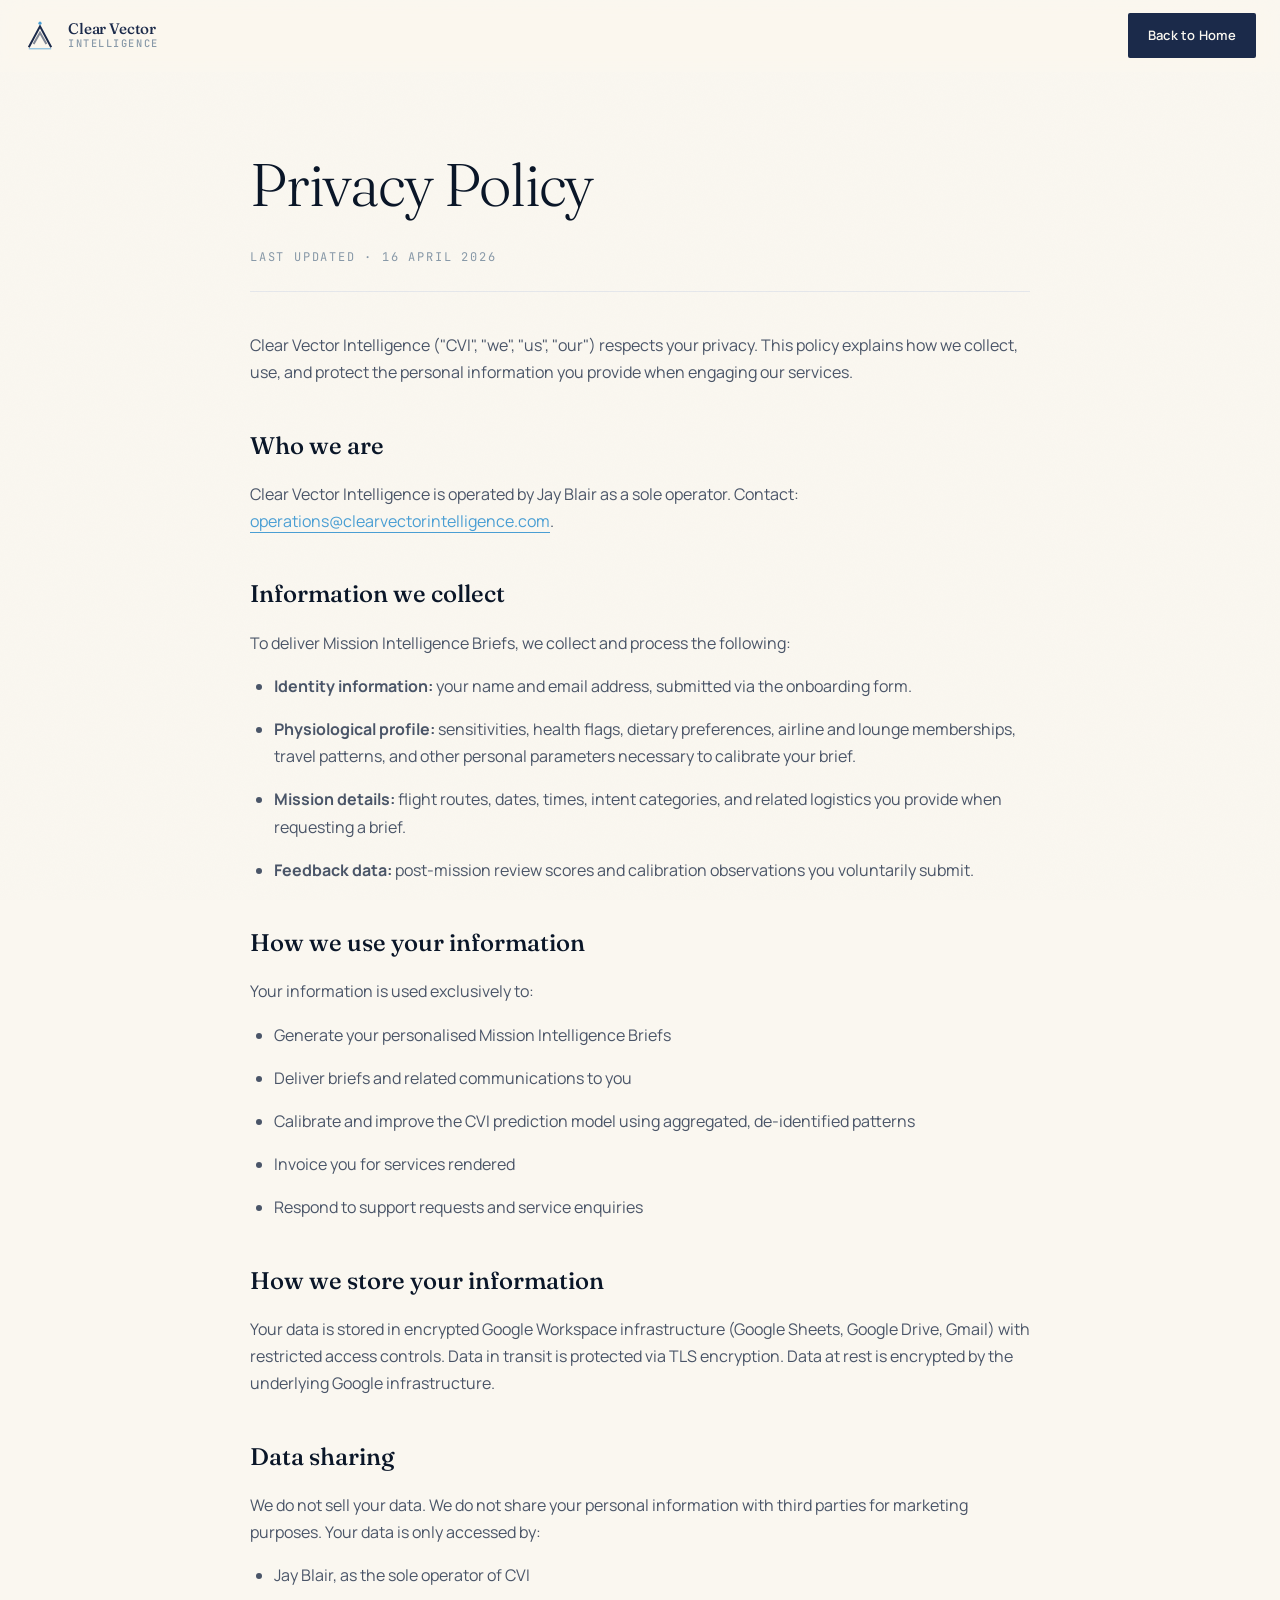
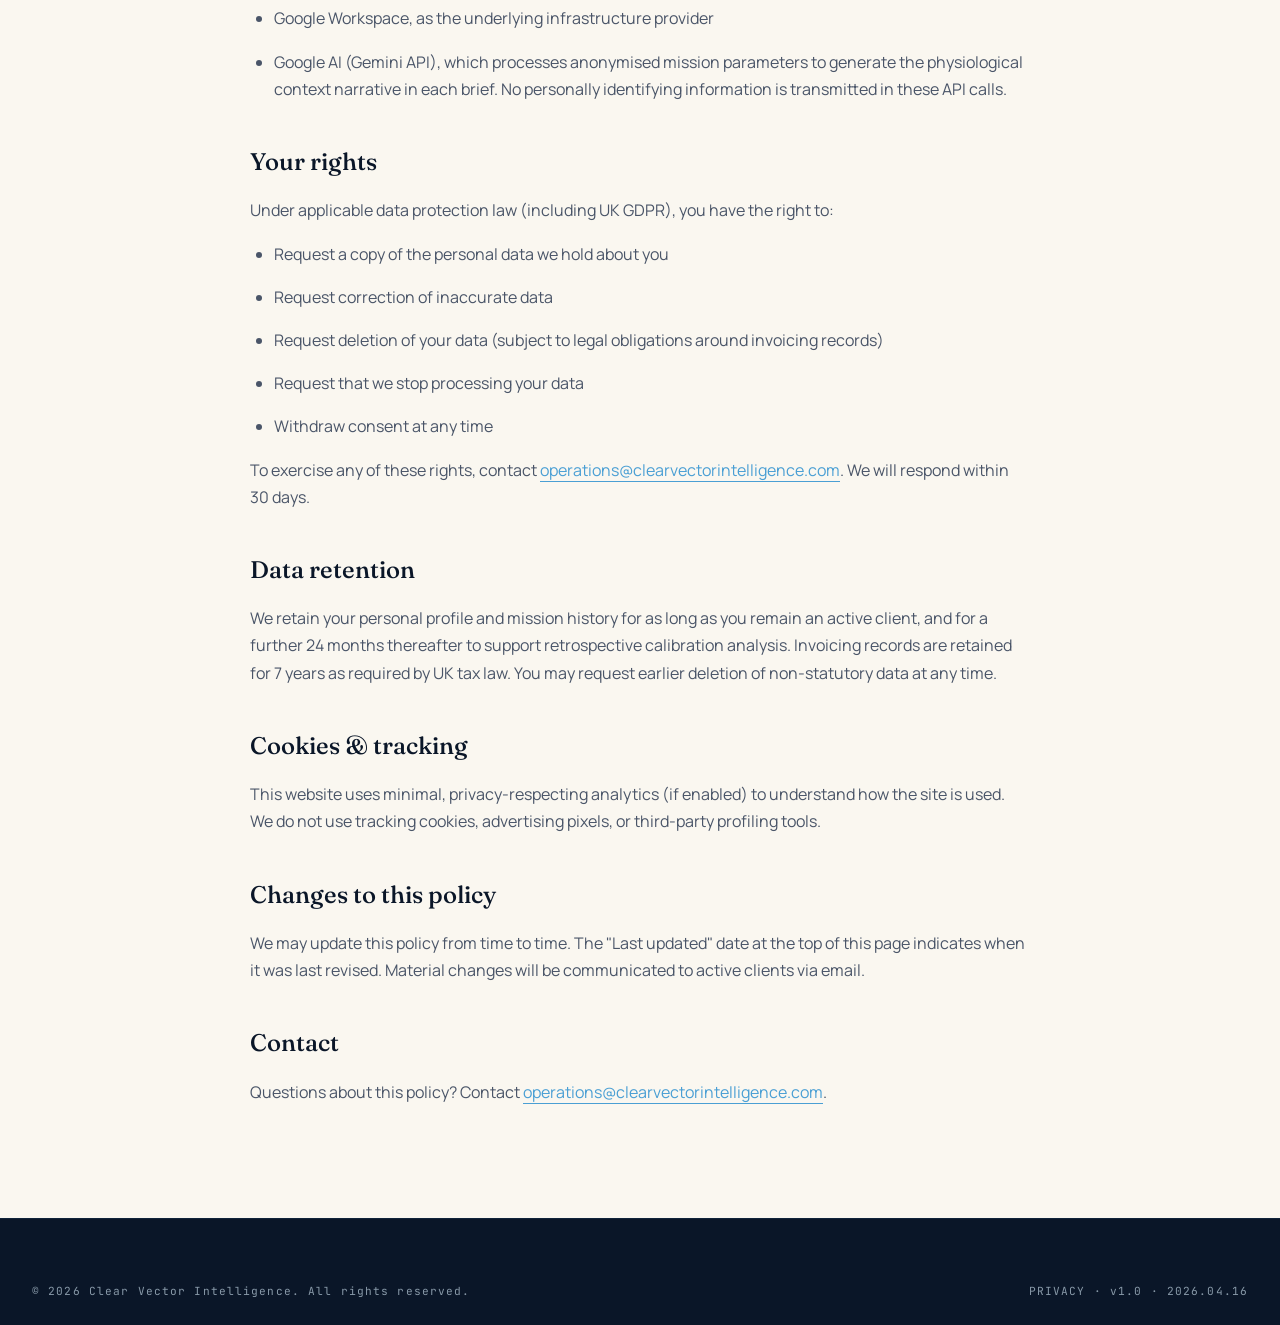
<file: privacy.html>
<!DOCTYPE html>
<html lang="en">
<head>
<meta charset="UTF-8">
<meta name="viewport" content="width=device-width, initial-scale=1.0">
<title>Privacy Policy — Clear Vector Intelligence</title>
<link rel="preconnect" href="https://fonts.googleapis.com">
<link rel="preconnect" href="https://fonts.gstatic.com" crossorigin>
<link href="https://fonts.googleapis.com/css2?family=Fraunces:ital,opsz,wght@0,9..144,300;0,9..144,400;0,9..144,500;0,9..144,600;1,9..144,400&family=JetBrains+Mono:wght@400;500;600&family=Manrope:wght@300;400;500;600;700&display=swap" rel="stylesheet">
<link rel="stylesheet" href="styles.css">
<link rel="icon" type="image/svg+xml" href="assets/favicon.svg">
</head>
<body>

<div class="grain-overlay" aria-hidden="true"></div>

<nav class="nav">
  <div class="nav-inner">
    <a href="index.html" class="nav-logo" aria-label="Clear Vector Intelligence home">
      <svg class="logo-mark" viewBox="0 0 40 40" xmlns="http://www.w3.org/2000/svg" aria-hidden="true">
        <path d="M 6 34 L 20 8 L 34 34" stroke="currentColor" stroke-width="2.5" fill="none" stroke-linejoin="miter"/>
        <path d="M 12 30 L 20 16 L 28 30" stroke="currentColor" stroke-width="2.5" fill="none" stroke-linejoin="miter" opacity="0.55"/>
        <circle cx="20" cy="4" r="2" fill="#4A9FD4"/>
        <line x1="6" y1="36" x2="34" y2="36" stroke="#4A9FD4" stroke-width="1"/>
      </svg>
      <span class="nav-logo-text">
        <span class="nav-logo-name">Clear Vector</span>
        <span class="nav-logo-sub">Intelligence</span>
      </span>
    </a>
    <a href="index.html" class="nav-cta">Back to Home</a>
  </div>
</nav>

<main class="legal-page">
  <div class="container">
    <div class="legal-content">
      <h1>Privacy Policy</h1>
      <div class="legal-meta">Last updated · 16 April 2026</div>

      <p>Clear Vector Intelligence ("CVI", "we", "us", "our") respects your privacy. This policy explains how we collect, use, and protect the personal information you provide when engaging our services.</p>

      <h2>Who we are</h2>
      <p>Clear Vector Intelligence is operated by Jay Blair as a sole operator. Contact: <a href="mailto:operations@clearvectorintelligence.com">operations@clearvectorintelligence.com</a>.</p>

      <h2>Information we collect</h2>
      <p>To deliver Mission Intelligence Briefs, we collect and process the following:</p>
      <ul>
        <li><strong>Identity information:</strong> your name and email address, submitted via the onboarding form.</li>
        <li><strong>Physiological profile:</strong> sensitivities, health flags, dietary preferences, airline and lounge memberships, travel patterns, and other personal parameters necessary to calibrate your brief.</li>
        <li><strong>Mission details:</strong> flight routes, dates, times, intent categories, and related logistics you provide when requesting a brief.</li>
        <li><strong>Feedback data:</strong> post-mission review scores and calibration observations you voluntarily submit.</li>
      </ul>

      <h2>How we use your information</h2>
      <p>Your information is used exclusively to:</p>
      <ul>
        <li>Generate your personalised Mission Intelligence Briefs</li>
        <li>Deliver briefs and related communications to you</li>
        <li>Calibrate and improve the CVI prediction model using aggregated, de-identified patterns</li>
        <li>Invoice you for services rendered</li>
        <li>Respond to support requests and service enquiries</li>
      </ul>

      <h2>How we store your information</h2>
      <p>Your data is stored in encrypted Google Workspace infrastructure (Google Sheets, Google Drive, Gmail) with restricted access controls. Data in transit is protected via TLS encryption. Data at rest is encrypted by the underlying Google infrastructure.</p>

      <h2>Data sharing</h2>
      <p>We do not sell your data. We do not share your personal information with third parties for marketing purposes. Your data is only accessed by:</p>
      <ul>
        <li>Jay Blair, as the sole operator of CVI</li>
        <li>Google Workspace, as the underlying infrastructure provider</li>
        <li>Google AI (Gemini API), which processes anonymised mission parameters to generate the physiological context narrative in each brief. No personally identifying information is transmitted in these API calls.</li>
      </ul>

      <h2>Your rights</h2>
      <p>Under applicable data protection law (including UK GDPR), you have the right to:</p>
      <ul>
        <li>Request a copy of the personal data we hold about you</li>
        <li>Request correction of inaccurate data</li>
        <li>Request deletion of your data (subject to legal obligations around invoicing records)</li>
        <li>Request that we stop processing your data</li>
        <li>Withdraw consent at any time</li>
      </ul>
      <p>To exercise any of these rights, contact <a href="mailto:operations@clearvectorintelligence.com">operations@clearvectorintelligence.com</a>. We will respond within 30 days.</p>

      <h2>Data retention</h2>
      <p>We retain your personal profile and mission history for as long as you remain an active client, and for a further 24 months thereafter to support retrospective calibration analysis. Invoicing records are retained for 7 years as required by UK tax law. You may request earlier deletion of non-statutory data at any time.</p>

      <h2>Cookies &amp; tracking</h2>
      <p>This website uses minimal, privacy-respecting analytics (if enabled) to understand how the site is used. We do not use tracking cookies, advertising pixels, or third-party profiling tools.</p>

      <h2>Changes to this policy</h2>
      <p>We may update this policy from time to time. The "Last updated" date at the top of this page indicates when it was last revised. Material changes will be communicated to active clients via email.</p>

      <h2>Contact</h2>
      <p>Questions about this policy? Contact <a href="mailto:operations@clearvectorintelligence.com">operations@clearvectorintelligence.com</a>.</p>
    </div>
  </div>
</main>

<footer class="footer">
  <div class="container">
    <div class="footer-bottom">
      <div class="footer-copyright">© 2026 Clear Vector Intelligence. All rights reserved.</div>
      <div class="footer-ref">PRIVACY · v1.0 · 2026.04.16</div>
    </div>
  </div>
</footer>

</body>
</html>
</file>
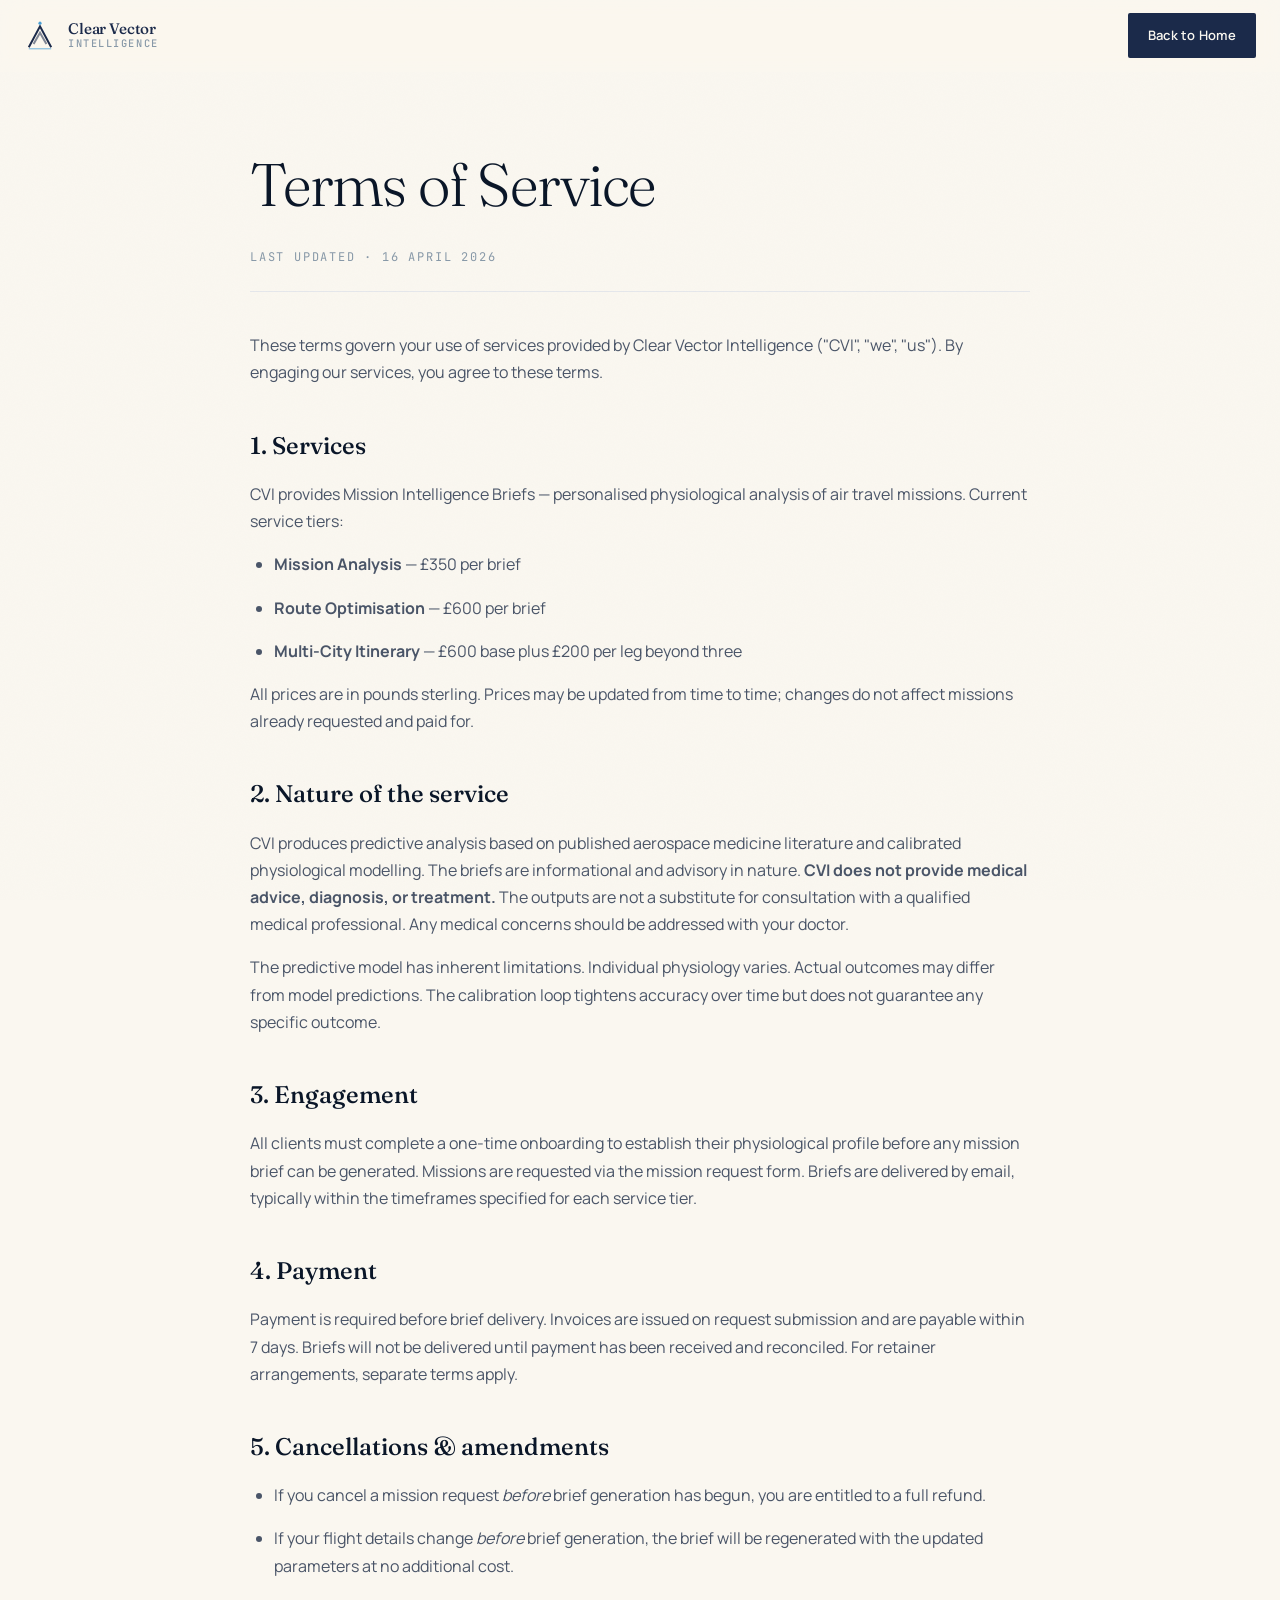
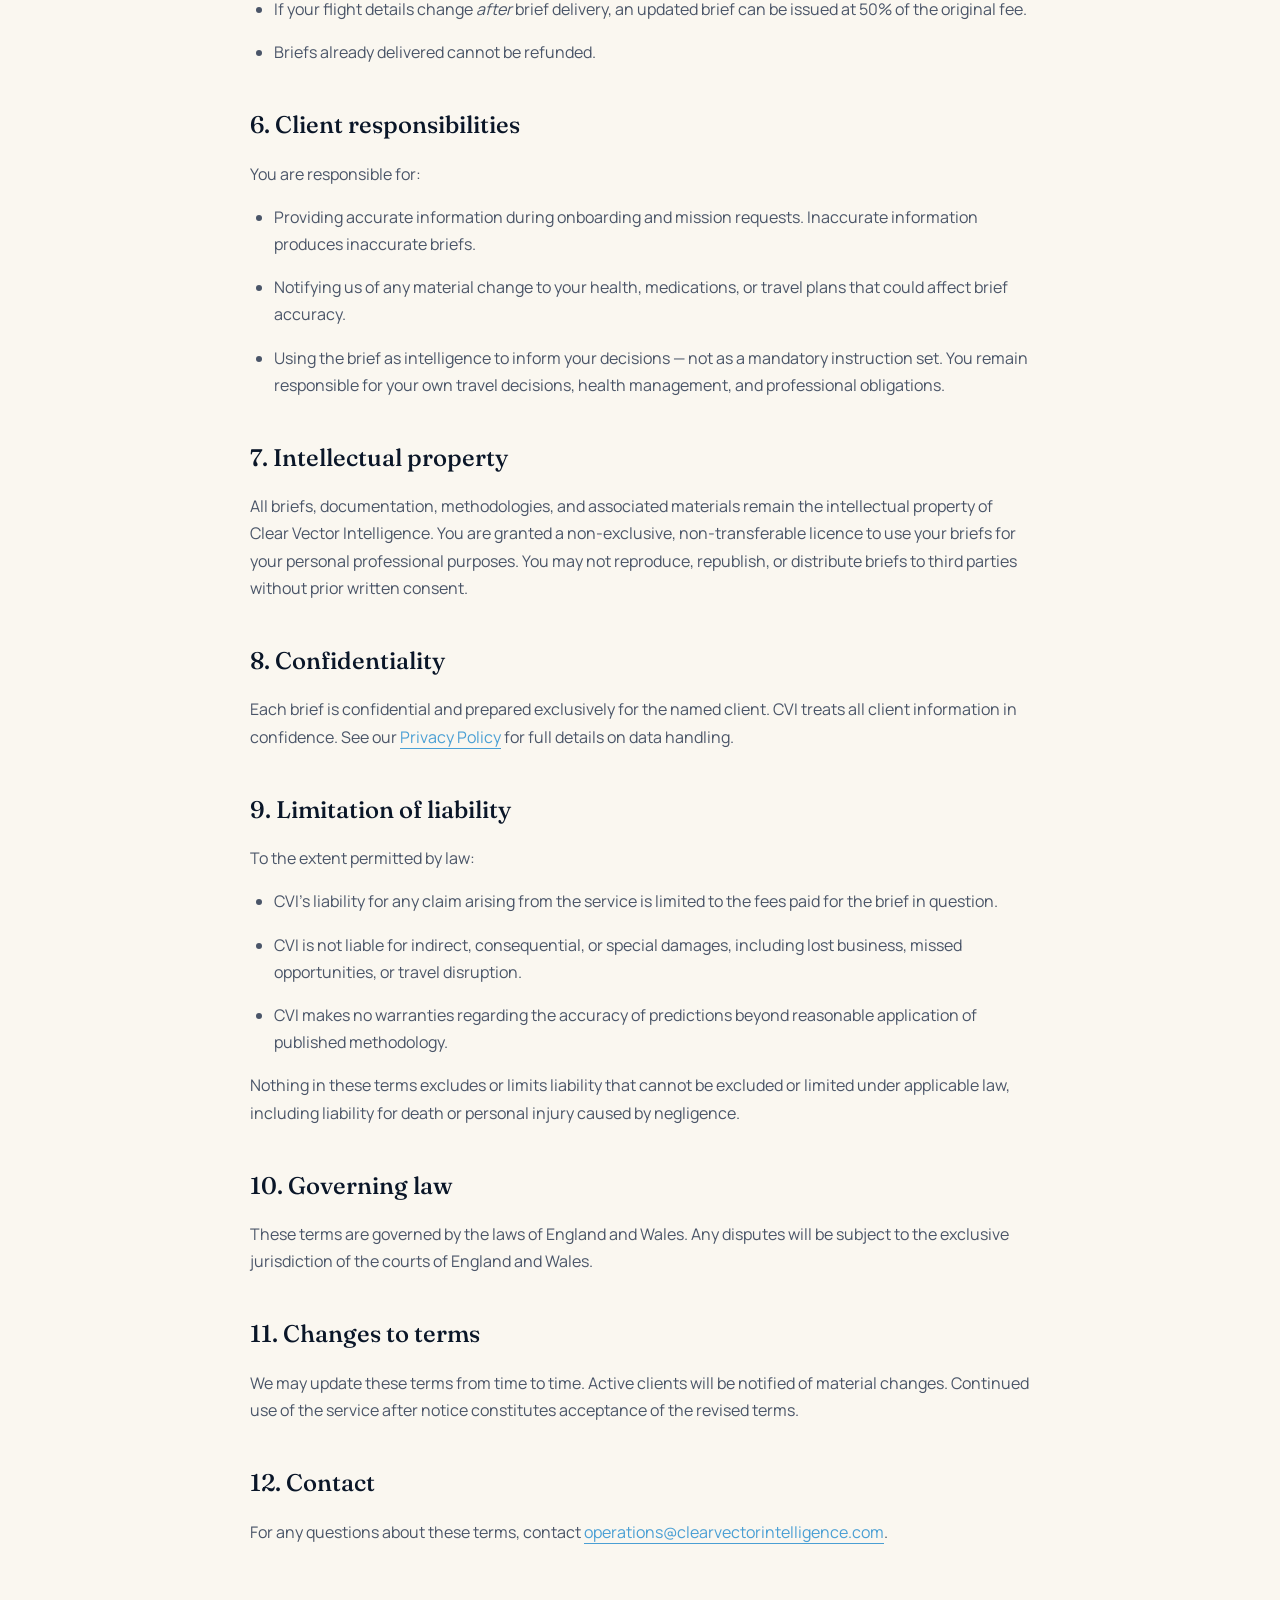
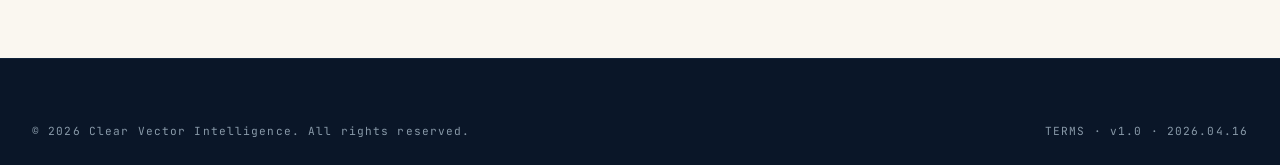
<file: terms.html>
<!DOCTYPE html>
<html lang="en">
<head>
<meta charset="UTF-8">
<meta name="viewport" content="width=device-width, initial-scale=1.0">
<title>Terms of Service — Clear Vector Intelligence</title>
<link rel="preconnect" href="https://fonts.googleapis.com">
<link rel="preconnect" href="https://fonts.gstatic.com" crossorigin>
<link href="https://fonts.googleapis.com/css2?family=Fraunces:ital,opsz,wght@0,9..144,300;0,9..144,400;0,9..144,500;0,9..144,600;1,9..144,400&family=JetBrains+Mono:wght@400;500;600&family=Manrope:wght@300;400;500;600;700&display=swap" rel="stylesheet">
<link rel="stylesheet" href="styles.css">
<link rel="icon" type="image/svg+xml" href="assets/favicon.svg">
</head>
<body>

<div class="grain-overlay" aria-hidden="true"></div>

<nav class="nav">
  <div class="nav-inner">
    <a href="index.html" class="nav-logo" aria-label="Clear Vector Intelligence home">
      <svg class="logo-mark" viewBox="0 0 40 40" xmlns="http://www.w3.org/2000/svg" aria-hidden="true">
        <path d="M 6 34 L 20 8 L 34 34" stroke="currentColor" stroke-width="2.5" fill="none" stroke-linejoin="miter"/>
        <path d="M 12 30 L 20 16 L 28 30" stroke="currentColor" stroke-width="2.5" fill="none" stroke-linejoin="miter" opacity="0.55"/>
        <circle cx="20" cy="4" r="2" fill="#4A9FD4"/>
        <line x1="6" y1="36" x2="34" y2="36" stroke="#4A9FD4" stroke-width="1"/>
      </svg>
      <span class="nav-logo-text">
        <span class="nav-logo-name">Clear Vector</span>
        <span class="nav-logo-sub">Intelligence</span>
      </span>
    </a>
    <a href="index.html" class="nav-cta">Back to Home</a>
  </div>
</nav>

<main class="legal-page">
  <div class="container">
    <div class="legal-content">
      <h1>Terms of Service</h1>
      <div class="legal-meta">Last updated · 16 April 2026</div>

      <p>These terms govern your use of services provided by Clear Vector Intelligence ("CVI", "we", "us"). By engaging our services, you agree to these terms.</p>

      <h2>1. Services</h2>
      <p>CVI provides Mission Intelligence Briefs — personalised physiological analysis of air travel missions. Current service tiers:</p>
      <ul>
        <li><strong>Mission Analysis</strong> — £350 per brief</li>
        <li><strong>Route Optimisation</strong> — £600 per brief</li>
        <li><strong>Multi-City Itinerary</strong> — £600 base plus £200 per leg beyond three</li>
      </ul>
      <p>All prices are in pounds sterling. Prices may be updated from time to time; changes do not affect missions already requested and paid for.</p>

      <h2>2. Nature of the service</h2>
      <p>CVI produces predictive analysis based on published aerospace medicine literature and calibrated physiological modelling. The briefs are informational and advisory in nature. <strong>CVI does not provide medical advice, diagnosis, or treatment.</strong> The outputs are not a substitute for consultation with a qualified medical professional. Any medical concerns should be addressed with your doctor.</p>
      <p>The predictive model has inherent limitations. Individual physiology varies. Actual outcomes may differ from model predictions. The calibration loop tightens accuracy over time but does not guarantee any specific outcome.</p>

      <h2>3. Engagement</h2>
      <p>All clients must complete a one-time onboarding to establish their physiological profile before any mission brief can be generated. Missions are requested via the mission request form. Briefs are delivered by email, typically within the timeframes specified for each service tier.</p>

      <h2>4. Payment</h2>
      <p>Payment is required before brief delivery. Invoices are issued on request submission and are payable within 7 days. Briefs will not be delivered until payment has been received and reconciled. For retainer arrangements, separate terms apply.</p>

      <h2>5. Cancellations &amp; amendments</h2>
      <ul>
        <li>If you cancel a mission request <em>before</em> brief generation has begun, you are entitled to a full refund.</li>
        <li>If your flight details change <em>before</em> brief generation, the brief will be regenerated with the updated parameters at no additional cost.</li>
        <li>If your flight details change <em>after</em> brief delivery, an updated brief can be issued at 50% of the original fee.</li>
        <li>Briefs already delivered cannot be refunded.</li>
      </ul>

      <h2>6. Client responsibilities</h2>
      <p>You are responsible for:</p>
      <ul>
        <li>Providing accurate information during onboarding and mission requests. Inaccurate information produces inaccurate briefs.</li>
        <li>Notifying us of any material change to your health, medications, or travel plans that could affect brief accuracy.</li>
        <li>Using the brief as intelligence to inform your decisions — not as a mandatory instruction set. You remain responsible for your own travel decisions, health management, and professional obligations.</li>
      </ul>

      <h2>7. Intellectual property</h2>
      <p>All briefs, documentation, methodologies, and associated materials remain the intellectual property of Clear Vector Intelligence. You are granted a non-exclusive, non-transferable licence to use your briefs for your personal professional purposes. You may not reproduce, republish, or distribute briefs to third parties without prior written consent.</p>

      <h2>8. Confidentiality</h2>
      <p>Each brief is confidential and prepared exclusively for the named client. CVI treats all client information in confidence. See our <a href="privacy.html">Privacy Policy</a> for full details on data handling.</p>

      <h2>9. Limitation of liability</h2>
      <p>To the extent permitted by law:</p>
      <ul>
        <li>CVI's liability for any claim arising from the service is limited to the fees paid for the brief in question.</li>
        <li>CVI is not liable for indirect, consequential, or special damages, including lost business, missed opportunities, or travel disruption.</li>
        <li>CVI makes no warranties regarding the accuracy of predictions beyond reasonable application of published methodology.</li>
      </ul>
      <p>Nothing in these terms excludes or limits liability that cannot be excluded or limited under applicable law, including liability for death or personal injury caused by negligence.</p>

      <h2>10. Governing law</h2>
      <p>These terms are governed by the laws of England and Wales. Any disputes will be subject to the exclusive jurisdiction of the courts of England and Wales.</p>

      <h2>11. Changes to terms</h2>
      <p>We may update these terms from time to time. Active clients will be notified of material changes. Continued use of the service after notice constitutes acceptance of the revised terms.</p>

      <h2>12. Contact</h2>
      <p>For any questions about these terms, contact <a href="mailto:operations@clearvectorintelligence.com">operations@clearvectorintelligence.com</a>.</p>
    </div>
  </div>
</main>

<footer class="footer">
  <div class="container">
    <div class="footer-bottom">
      <div class="footer-copyright">© 2026 Clear Vector Intelligence. All rights reserved.</div>
      <div class="footer-ref">TERMS · v1.0 · 2026.04.16</div>
    </div>
  </div>
</footer>

</body>
</html>
</file>
<file: styles.css>
/* ============================================================
   CLEAR VECTOR INTELLIGENCE — styles.css
   Editorial-technical aesthetic · Mobile-first · Fully responsive
   ============================================================ */

/* ── CSS CUSTOM PROPERTIES ──────────────────────────────── */
:root {
  /* Colors */
  --navy-deep: #0A1628;
  --navy: #1B2A4A;
  --navy-mid: #2E4068;
  --navy-light: #E8EDF3;
  --blue: #4A9FD4;
  --blue-bright: #5CB3E8;
  --cream: #FAF7F0;
  --cream-warm: #F2EBD9;
  --white: #FFFFFF;
  --muted: #8899A8;
  --muted-dark: #4A5568;
  --text: #1A1A1A;
  --text-light: #4A5568;
  --border: #E5E7EB;
  --border-dark: #D0D5DD;

  /* Status colors (used sparingly) */
  --green: #2E7D32;
  --green-bg: #E8F5E9;
  --amber: #E65100;
  --amber-bg: #FFF8E1;
  --red: #C62828;
  --red-bg: #FDECEA;

  /* Typography */
  --font-display: 'Fraunces', 'Iowan Old Style', 'Georgia', serif;
  --font-body: 'Manrope', -apple-system, BlinkMacSystemFont, sans-serif;
  --font-mono: 'JetBrains Mono', 'SF Mono', Consolas, monospace;

  /* Spacing scale */
  --space-1: 0.25rem;
  --space-2: 0.5rem;
  --space-3: 0.75rem;
  --space-4: 1rem;
  --space-5: 1.25rem;
  --space-6: 1.5rem;
  --space-8: 2rem;
  --space-10: 2.5rem;
  --space-12: 3rem;
  --space-16: 4rem;
  --space-20: 5rem;
  --space-24: 6rem;
  --space-32: 8rem;

  /* Layout */
  --container-max: 1280px;
  --container-wide: 1440px;
  --nav-height: 72px;

  /* Transitions */
  --ease: cubic-bezier(0.22, 1, 0.36, 1);
  --ease-smooth: cubic-bezier(0.25, 0.1, 0.25, 1);
  --dur-fast: 180ms;
  --dur: 320ms;
  --dur-slow: 600ms;
  --dur-slower: 1000ms;
}

/* ── RESET & BASE ──────────────────────────────────────── */
*, *::before, *::after {
  box-sizing: border-box;
  margin: 0;
  padding: 0;
}

html {
  scroll-behavior: smooth;
  -webkit-text-size-adjust: 100%;
}

body {
  font-family: var(--font-body);
  font-size: 16px;
  line-height: 1.6;
  color: var(--text);
  background: var(--cream);
  -webkit-font-smoothing: antialiased;
  -moz-osx-font-smoothing: grayscale;
  overflow-x: hidden;
}

img, svg {
  max-width: 100%;
  display: block;
}

a {
  color: inherit;
  text-decoration: none;
  transition: color var(--dur) var(--ease);
}

button {
  font-family: inherit;
  cursor: pointer;
  border: none;
  background: none;
  color: inherit;
}

/* Grain overlay — subtle texture */
.grain-overlay {
  position: fixed;
  inset: 0;
  pointer-events: none;
  z-index: 1;
  opacity: 0.04;
  mix-blend-mode: multiply;
  background-image: url("data:image/svg+xml;utf8,<svg xmlns='http://www.w3.org/2000/svg' width='100' height='100' viewBox='0 0 100 100'><filter id='n'><feTurbulence type='fractalNoise' baseFrequency='0.9' numOctaves='3'/></filter><rect width='100' height='100' filter='url(%23n)' opacity='0.5'/></svg>");
}

.container {
  width: 100%;
  max-width: var(--container-max);
  margin: 0 auto;
  padding: 0 var(--space-6);
}

@media (min-width: 768px) {
  .container { padding: 0 var(--space-8); }
}

/* ── NAVIGATION ───────────────────────────────────────── */
.nav {
  position: fixed;
  top: 0;
  left: 0;
  right: 0;
  height: var(--nav-height);
  background: rgba(250, 247, 240, 0.82);
  backdrop-filter: blur(12px) saturate(180%);
  -webkit-backdrop-filter: blur(12px) saturate(180%);
  z-index: 100;
  border-bottom: 1px solid transparent;
  transition: border-color var(--dur) var(--ease), background var(--dur) var(--ease);
}

.nav.scrolled {
  background: rgba(250, 247, 240, 0.95);
  border-bottom-color: var(--border);
}

.nav-inner {
  max-width: var(--container-wide);
  margin: 0 auto;
  padding: 0 var(--space-6);
  height: 100%;
  display: flex;
  align-items: center;
  justify-content: space-between;
  gap: var(--space-8);
}

.nav-logo {
  display: flex;
  align-items: center;
  gap: var(--space-3);
  color: var(--navy);
}

.logo-mark {
  width: 32px;
  height: 32px;
  color: var(--navy);
  flex-shrink: 0;
}

.nav-logo-text {
  display: flex;
  flex-direction: column;
  line-height: 1.1;
}

.nav-logo-name {
  font-family: var(--font-display);
  font-weight: 500;
  font-size: 0.95rem;
  letter-spacing: -0.01em;
  color: var(--navy);
}

.nav-logo-sub {
  font-family: var(--font-mono);
  font-size: 0.65rem;
  font-weight: 500;
  letter-spacing: 0.15em;
  color: var(--muted);
  text-transform: uppercase;
}

.nav-links {
  display: none;
  list-style: none;
  gap: var(--space-8);
  align-items: center;
}

.nav-links a {
  font-size: 0.875rem;
  font-weight: 500;
  color: var(--navy);
  position: relative;
  padding: var(--space-2) 0;
}

.nav-links a::after {
  content: '';
  position: absolute;
  bottom: 0;
  left: 0;
  width: 0;
  height: 1px;
  background: var(--blue);
  transition: width var(--dur) var(--ease);
}

.nav-links a:hover::after {
  width: 100%;
}

.nav-cta {
  display: none;
  padding: var(--space-3) var(--space-5);
  background: var(--navy);
  color: var(--cream);
  font-size: 0.8125rem;
  font-weight: 600;
  letter-spacing: 0.02em;
  border-radius: 2px;
  transition: background var(--dur) var(--ease), transform var(--dur) var(--ease);
}

.nav-cta:hover {
  background: var(--navy-deep);
  transform: translateY(-1px);
}

.nav-toggle {
  display: flex;
  flex-direction: column;
  gap: 4px;
  padding: 8px;
  cursor: pointer;
}

.nav-toggle span {
  display: block;
  width: 22px;
  height: 2px;
  background: var(--navy);
  transition: transform var(--dur) var(--ease), opacity var(--dur) var(--ease);
}

.nav-toggle[aria-expanded="true"] span:nth-child(1) { transform: rotate(45deg) translate(4px, 4px); }
.nav-toggle[aria-expanded="true"] span:nth-child(2) { opacity: 0; }
.nav-toggle[aria-expanded="true"] span:nth-child(3) { transform: rotate(-45deg) translate(4px, -4px); }

@media (min-width: 900px) {
  .nav-toggle { display: none; }
  .nav-links { display: flex; }
  .nav-cta { display: inline-flex; align-items: center; }
}

/* Mobile nav overlay — solid background, layered above content */
.nav-links.open {
  display: flex;
  position: fixed;
  top: var(--nav-height);
  left: 0;
  right: 0;
  bottom: 0;
  width: 100vw;
  flex-direction: column;
  justify-content: flex-start;
  align-items: stretch;
  background: var(--cream);
  padding: var(--space-8) var(--space-6);
  margin: 0;
  gap: 0;
  border-top: 1px solid var(--border);
  z-index: 99;
  box-shadow: 0 8px 24px rgba(10, 22, 40, 0.08);
  list-style: none;
  overflow-y: auto;
}

.nav-links.open li {
  display: block;
  width: 100%;
  list-style: none;
  background: var(--cream);
  margin: 0;
}

.nav-links.open li::before,
.nav-links.open li::marker {
  content: none;
  display: none;
}

.nav-links.open a {
  display: block;
  width: 100%;
  font-size: 1.25rem;
  font-family: var(--font-display);
  font-weight: 500;
  color: var(--navy-deep);
  padding: var(--space-4) var(--space-3);
  border-bottom: 1px solid var(--border);
  text-align: left;
  background: var(--cream);
  transition: background var(--dur) var(--ease), color var(--dur) var(--ease);
}

.nav-links.open a:hover,
.nav-links.open a:focus {
  background: rgba(74, 159, 212, 0.08);
  color: var(--blue);
}

.nav-links.open a::after {
  display: none;
}

/* When mobile menu is open, force nav bar to be fully opaque + lock body scroll */
body.menu-open {
  overflow: hidden;
}

body.menu-open .nav {
  background: var(--cream) !important;
  border-bottom-color: var(--border) !important;
  backdrop-filter: none !important;
  -webkit-backdrop-filter: none !important;
}

/* ── HERO ─────────────────────────────────────────────── */
.hero {
  position: relative;
  min-height: 100vh;
  padding: calc(var(--nav-height) + var(--space-12)) 0 var(--space-16);
  background: var(--navy-deep);
  color: var(--cream);
  overflow: hidden;
  display: flex;
  flex-direction: column;
  justify-content: center;
}

/* Aerospace grid background */
.hero-grid {
  position: absolute;
  inset: 0;
  background-image:
    linear-gradient(rgba(74, 159, 212, 0.06) 1px, transparent 1px),
    linear-gradient(90deg, rgba(74, 159, 212, 0.06) 1px, transparent 1px);
  background-size: 64px 64px;
  mask-image: radial-gradient(ellipse at center, black 30%, transparent 85%);
  -webkit-mask-image: radial-gradient(ellipse at center, black 30%, transparent 85%);
  animation: grid-drift 60s linear infinite;
}

@keyframes grid-drift {
  from { transform: translate(0, 0); }
  to { transform: translate(64px, 64px); }
}

.hero::before {
  content: '';
  position: absolute;
  top: -200px;
  right: -200px;
  width: 600px;
  height: 600px;
  background: radial-gradient(circle, rgba(74, 159, 212, 0.15), transparent 70%);
  pointer-events: none;
}

.hero::after {
  content: '';
  position: absolute;
  bottom: -300px;
  left: -200px;
  width: 700px;
  height: 700px;
  background: radial-gradient(circle, rgba(74, 159, 212, 0.08), transparent 70%);
  pointer-events: none;
}

.hero-content {
  position: relative;
  z-index: 2;
  max-width: var(--container-max);
  width: 100%;
  margin: 0 auto;
  padding: 0 var(--space-6);
}

@media (min-width: 768px) {
  .hero-content { padding: 0 var(--space-8); }
}

.hero-meta {
  display: flex;
  align-items: center;
  gap: var(--space-4);
  margin-bottom: var(--space-8);
  font-family: var(--font-mono);
  font-size: 0.7rem;
  font-weight: 500;
  letter-spacing: 0.18em;
  color: var(--blue);
  text-transform: uppercase;
}

.hero-divider {
  width: 40px;
  height: 1px;
  background: rgba(74, 159, 212, 0.4);
}

.hero-ref-live {
  display: inline-flex;
  align-items: center;
  gap: var(--space-2);
  color: var(--muted);
}

.live-dot {
  width: 6px;
  height: 6px;
  background: var(--green);
  border-radius: 50%;
  animation: pulse 2s ease-in-out infinite;
}

@keyframes pulse {
  0%, 100% { opacity: 1; box-shadow: 0 0 0 0 rgba(46, 125, 50, 0.5); }
  50% { opacity: 0.6; box-shadow: 0 0 0 8px rgba(46, 125, 50, 0); }
}

.hero-title {
  font-family: var(--font-display);
  font-weight: 300;
  font-size: clamp(3rem, 10vw, 7.5rem);
  line-height: 0.95;
  letter-spacing: -0.03em;
  margin-bottom: var(--space-8);
  color: var(--cream);
}

.hero-title-line {
  display: block;
}

.hero-title em {
  font-style: italic;
  font-weight: 400;
  background: linear-gradient(135deg, var(--blue-bright) 0%, var(--blue) 100%);
  -webkit-background-clip: text;
  background-clip: text;
  -webkit-text-fill-color: transparent;
  color: transparent;
}

.hero-title-sub {
  display: block;
  font-size: 0.4em;
  font-weight: 400;
  font-style: normal;
  letter-spacing: 0;
  color: var(--muted);
  margin-top: var(--space-4);
}

.hero-lede {
  font-size: clamp(1rem, 2vw, 1.25rem);
  line-height: 1.5;
  max-width: 640px;
  color: rgba(250, 247, 240, 0.78);
  margin-bottom: var(--space-10);
}

.hero-cta {
  display: flex;
  flex-wrap: wrap;
  gap: var(--space-4);
  margin-bottom: var(--space-16);
}

/* Buttons */
.btn {
  display: inline-flex;
  align-items: center;
  gap: var(--space-3);
  padding: var(--space-4) var(--space-6);
  font-size: 0.9rem;
  font-weight: 600;
  letter-spacing: 0.02em;
  border-radius: 2px;
  transition: all var(--dur) var(--ease);
  cursor: pointer;
  position: relative;
  overflow: hidden;
}

.btn-primary {
  background: var(--cream);
  color: var(--navy-deep);
}

.btn-primary::before {
  content: '';
  position: absolute;
  inset: 0;
  background: var(--blue);
  transform: translateX(-100%);
  transition: transform var(--dur-slow) var(--ease);
}

.btn-primary span, .btn-primary svg {
  position: relative;
  z-index: 1;
  transition: color var(--dur) var(--ease);
}

.btn-primary:hover::before { transform: translateX(0); }
.btn-primary:hover span, .btn-primary:hover svg { color: var(--cream); }

.btn-secondary {
  background: transparent;
  color: var(--cream);
  border: 1px solid rgba(250, 247, 240, 0.3);
}

.btn-secondary:hover {
  background: rgba(250, 247, 240, 0.08);
  border-color: rgba(250, 247, 240, 0.6);
}

.btn-large {
  padding: var(--space-5) var(--space-8);
  font-size: 1rem;
}

/* Hero readouts — cockpit dashboard */
.hero-readouts {
  display: grid;
  grid-template-columns: 1fr 1fr;
  gap: var(--space-4);
  padding-top: var(--space-8);
  border-top: 1px solid rgba(74, 159, 212, 0.2);
}

@media (min-width: 640px) {
  .hero-readouts {
    grid-template-columns: repeat(4, 1fr);
    gap: var(--space-6);
  }
}

.readout {
  position: relative;
  padding-left: var(--space-4);
}

.readout::before {
  content: '';
  position: absolute;
  left: 0;
  top: 4px;
  bottom: 4px;
  width: 2px;
  background: var(--blue);
  opacity: 0.6;
}

.readout-label {
  font-family: var(--font-mono);
  font-size: 0.625rem;
  font-weight: 500;
  letter-spacing: 0.2em;
  color: var(--muted);
  text-transform: uppercase;
  margin-bottom: var(--space-2);
}

.readout-value {
  font-family: var(--font-display);
  font-size: clamp(1.5rem, 3vw, 2.25rem);
  font-weight: 400;
  line-height: 1;
  color: var(--cream);
  letter-spacing: -0.02em;
  margin-bottom: var(--space-2);
  font-variant-numeric: tabular-nums;
}

.readout-unit {
  font-family: var(--font-mono);
  font-size: 0.625rem;
  font-weight: 500;
  letter-spacing: 0.1em;
  color: var(--muted);
  text-transform: uppercase;
}

.verdict-badge {
  display: inline-block;
  font-family: var(--font-mono);
  font-size: 0.9rem;
  font-weight: 600;
  letter-spacing: 0.1em;
  padding: var(--space-2) var(--space-3);
  background: rgba(198, 40, 40, 0.18);
  color: #FF7A7A;
  border: 1px solid rgba(198, 40, 40, 0.4);
  border-radius: 2px;
}

/* Scroll indicator */
.hero-scroll {
  position: absolute;
  bottom: var(--space-6);
  left: 50%;
  transform: translateX(-50%);
  font-family: var(--font-mono);
  font-size: 0.65rem;
  letter-spacing: 0.25em;
  color: var(--muted);
  text-transform: uppercase;
  display: flex;
  flex-direction: column;
  align-items: center;
  gap: var(--space-3);
  opacity: 0.6;
  pointer-events: none;
}

/* Hide scroll indicator when viewport is too short or on mobile landscape —
   prevents overlap with hero readouts. Only show on tall portrait screens. */
@media (max-height: 900px), (orientation: landscape) and (max-height: 1100px) {
  .hero-scroll {
    display: none;
  }
}

.scroll-line {
  width: 1px;
  height: 40px;
  background: linear-gradient(to bottom, var(--blue), transparent);
  animation: scroll-pulse 2s ease-in-out infinite;
}

@keyframes scroll-pulse {
  0%, 100% { transform: scaleY(1); opacity: 1; }
  50% { transform: scaleY(0.6); opacity: 0.4; }
}

/* ── SECTIONS ─────────────────────────────────────────── */
.section {
  padding: var(--space-24) 0;
  position: relative;
  z-index: 2;
}

@media (min-width: 768px) {
  .section { padding: var(--space-32) 0; }
}

.section-header {
  margin-bottom: var(--space-16);
  max-width: 900px;
}

.section-label {
  display: inline-block;
  font-family: var(--font-mono);
  font-size: 0.7rem;
  font-weight: 500;
  letter-spacing: 0.25em;
  color: var(--blue);
  text-transform: uppercase;
  margin-bottom: var(--space-5);
  padding-bottom: var(--space-3);
  border-bottom: 1px solid var(--blue);
}

.section-title {
  font-family: var(--font-display);
  font-size: clamp(2rem, 6vw, 4.5rem);
  font-weight: 300;
  line-height: 1;
  letter-spacing: -0.025em;
  color: var(--navy-deep);
}

.section-title span {
  display: block;
}

.section-title em {
  font-style: italic;
  color: var(--blue);
  font-weight: 400;
}

.lede {
  font-size: clamp(1.125rem, 2vw, 1.375rem);
  line-height: 1.5;
  color: var(--navy);
  font-weight: 400;
}

/* ── PROBLEM ──────────────────────────────────────────── */
.section-problem {
  background: var(--cream);
}

.problem-grid {
  display: grid;
  gap: var(--space-12);
}

@media (min-width: 900px) {
  .problem-grid {
    grid-template-columns: 1.5fr 1fr;
    gap: var(--space-16);
  }
}

.problem-text p {
  font-size: 1.0625rem;
  line-height: 1.7;
  color: var(--text-light);
  margin-bottom: var(--space-5);
}

.problem-text .lede {
  color: var(--navy);
  margin-bottom: var(--space-6);
}

.problem-stats {
  display: flex;
  flex-direction: column;
  gap: var(--space-5);
}

.stat {
  padding: var(--space-6);
  background: var(--white);
  border: 1px solid var(--border);
  border-left: 3px solid var(--blue);
  position: relative;
  transition: transform var(--dur) var(--ease), border-left-width var(--dur) var(--ease);
}

.stat:hover {
  transform: translateX(4px);
  border-left-width: 6px;
}

.stat-value {
  font-family: var(--font-display);
  font-size: clamp(2.5rem, 5vw, 3.5rem);
  font-weight: 400;
  line-height: 1;
  color: var(--navy-deep);
  letter-spacing: -0.03em;
  margin-bottom: var(--space-3);
  display: flex;
  align-items: baseline;
  gap: var(--space-1);
  font-variant-numeric: tabular-nums;
}

.stat-unit {
  font-size: 0.6em;
  color: var(--blue);
  font-weight: 300;
}

.stat-label {
  font-size: 0.875rem;
  line-height: 1.5;
  color: var(--muted-dark);
}

/* ── SOLUTION ─────────────────────────────────────────── */
.section-solution {
  background: var(--navy-deep);
  color: var(--cream);
}

.section-solution .section-title {
  color: var(--cream);
}

.section-solution .section-title em {
  color: var(--blue-bright);
}

.section-solution .section-label {
  color: var(--blue-bright);
  border-bottom-color: var(--blue-bright);
}

.solution-intro {
  max-width: 820px;
  margin-bottom: var(--space-16);
}

.solution-intro .lede {
  color: rgba(250, 247, 240, 0.85);
}

.solution-outputs {
  display: grid;
  gap: var(--space-8);
}

@media (min-width: 768px) {
  .solution-outputs {
    grid-template-columns: repeat(3, 1fr);
    gap: var(--space-6);
  }
}

.output-card {
  padding: var(--space-8);
  background: rgba(250, 247, 240, 0.03);
  border: 1px solid rgba(74, 159, 212, 0.15);
  border-radius: 2px;
  position: relative;
  transition: background var(--dur) var(--ease), border-color var(--dur) var(--ease), transform var(--dur) var(--ease);
}

.output-card:hover {
  background: rgba(250, 247, 240, 0.06);
  border-color: rgba(74, 159, 212, 0.4);
  transform: translateY(-4px);
}

.output-num {
  position: absolute;
  top: var(--space-6);
  right: var(--space-6);
  font-family: var(--font-mono);
  font-size: 0.75rem;
  font-weight: 500;
  color: var(--blue);
  letter-spacing: 0.1em;
}

.output-title {
  font-family: var(--font-display);
  font-size: 1.625rem;
  font-weight: 400;
  line-height: 1.1;
  color: var(--cream);
  margin-bottom: var(--space-4);
}

.output-desc {
  font-size: 0.9375rem;
  line-height: 1.6;
  color: rgba(250, 247, 240, 0.7);
  margin-bottom: var(--space-6);
}

.output-viz {
  padding-top: var(--space-4);
  border-top: 1px solid rgba(74, 159, 212, 0.15);
}

.output-viz svg {
  width: 100%;
  height: auto;
}

.retention-curve .curve-path {
  stroke-dasharray: 300;
  stroke-dashoffset: 300;
}

.output-card.revealed .retention-curve .curve-path {
  animation: draw-curve 2s var(--ease) forwards;
}

@keyframes draw-curve {
  to { stroke-dashoffset: 0; }
}

.output-viz-verdicts {
  display: flex;
  gap: var(--space-2);
  flex-wrap: wrap;
}

.verdict {
  flex: 1;
  min-width: 80px;
  padding: var(--space-2) var(--space-3);
  text-align: center;
  font-family: var(--font-mono);
  font-size: 0.625rem;
  font-weight: 600;
  letter-spacing: 0.1em;
  border-radius: 2px;
  opacity: 0.95;
  transition: opacity var(--dur) var(--ease);
}

.output-card:hover .verdict { opacity: 1; }

.verdict.optimal { background: rgba(46, 125, 50, 0.32); color: #A5D6A7; border: 1px solid rgba(129, 199, 132, 0.55); }
.verdict.managed { background: rgba(230, 81, 0, 0.32); color: #FFCC80; border: 1px solid rgba(255, 183, 77, 0.55); }
.verdict.restricted { background: rgba(198, 40, 40, 0.32); color: #EF9A9A; border: 1px solid rgba(255, 122, 122, 0.55); }

/* ── SAMPLE BRIEF ─────────────────────────────────────── */
.section-brief {
  background: var(--cream);
}

.brief-showcase {
  display: grid;
  gap: var(--space-12);
  align-items: start;
}

@media (min-width: 1024px) {
  .brief-showcase {
    grid-template-columns: 1.1fr 1fr;
    gap: var(--space-16);
  }
}

.brief-preview {
  perspective: 1600px;
}

.brief-page {
  background: var(--white);
  padding: var(--space-8);
  box-shadow:
    0 1px 2px rgba(10, 22, 40, 0.04),
    0 8px 16px rgba(10, 22, 40, 0.06),
    0 24px 48px rgba(10, 22, 40, 0.08);
  border-radius: 2px;
  transform-style: preserve-3d;
  transition: transform var(--dur-slower) var(--ease-smooth), box-shadow var(--dur-slower) var(--ease-smooth);
}

.brief-preview:hover .brief-page {
  transform: rotateY(-4deg) rotateX(2deg);
  box-shadow:
    0 2px 4px rgba(10, 22, 40, 0.06),
    0 16px 32px rgba(10, 22, 40, 0.12),
    0 48px 96px rgba(10, 22, 40, 0.16);
}

.brief-header {
  display: flex;
  justify-content: space-between;
  align-items: center;
  padding-bottom: var(--space-3);
  border-bottom: 1px solid var(--border);
  margin-bottom: var(--space-6);
  font-family: var(--font-mono);
  font-size: 0.65rem;
  color: var(--muted);
  letter-spacing: 0.15em;
}

.brief-title {
  font-family: var(--font-display);
  font-size: 1.75rem;
  font-weight: 400;
  color: var(--navy);
  letter-spacing: -0.01em;
  margin-bottom: var(--space-1);
}

.brief-tagline {
  font-family: var(--font-mono);
  font-size: 0.7rem;
  font-weight: 500;
  letter-spacing: 0.15em;
  color: var(--blue);
  text-transform: uppercase;
  margin-bottom: var(--space-6);
}

.brief-meta-grid {
  display: grid;
  grid-template-columns: repeat(2, 1fr);
  gap: var(--space-4);
  margin-bottom: var(--space-6);
}

.brief-meta-label {
  font-family: var(--font-mono);
  font-size: 0.625rem;
  font-weight: 500;
  letter-spacing: 0.15em;
  color: var(--muted);
  text-transform: uppercase;
  margin-bottom: var(--space-1);
}

.brief-meta-value {
  font-size: 0.875rem;
  font-weight: 500;
  color: var(--navy);
}

.brief-section {
  display: flex;
  align-items: baseline;
  gap: var(--space-3);
  margin: var(--space-6) 0 var(--space-4);
  padding-bottom: var(--space-2);
  border-bottom: 1px solid var(--border);
}

.brief-section-num {
  font-family: var(--font-mono);
  font-size: 0.75rem;
  font-weight: 600;
  color: var(--blue);
}

.brief-section-title {
  font-family: var(--font-display);
  font-size: 1.125rem;
  font-weight: 500;
  color: var(--navy);
}

.brief-verdict-box {
  padding: var(--space-4);
  background: var(--red-bg);
  border-left: 3px solid var(--red);
  margin-bottom: var(--space-4);
}

.brief-verdict-label {
  font-family: var(--font-mono);
  font-size: 0.625rem;
  letter-spacing: 0.15em;
  color: var(--muted);
  text-transform: uppercase;
  margin-bottom: var(--space-1);
}

.brief-verdict-value {
  font-family: var(--font-display);
  font-size: 1.5rem;
  font-weight: 500;
  color: var(--red);
  margin-bottom: var(--space-1);
}

.brief-verdict-note {
  font-size: 0.8125rem;
  color: var(--muted-dark);
}

.brief-verdict-metrics {
  display: grid;
  grid-template-columns: repeat(2, 1fr);
  gap: var(--space-4);
  margin-bottom: var(--space-6);
  padding: var(--space-4);
  background: var(--navy-light);
  border-radius: 2px;
}

.brief-graph {
  background: #FAFBFC;
  padding: var(--space-3);
  border: 1px solid var(--border);
  border-radius: 2px;
}

.brief-graph svg { width: 100%; height: auto; }

.brief-curve {
  stroke-dasharray: 800;
  stroke-dashoffset: 800;
}

.brief-preview.revealed .brief-curve {
  animation: draw-curve 3s var(--ease) 0.4s forwards;
}

.brief-details-title {
  font-family: var(--font-display);
  font-size: 1.75rem;
  font-weight: 400;
  color: var(--navy-deep);
  margin-bottom: var(--space-6);
  line-height: 1.2;
}

.brief-details-list {
  list-style: none;
  display: flex;
  flex-direction: column;
  gap: var(--space-5);
  margin-bottom: var(--space-8);
}

.brief-details-list li {
  display: grid;
  grid-template-columns: 1fr;
  gap: var(--space-1);
  padding-left: var(--space-5);
  position: relative;
  transition: transform var(--dur) var(--ease);
}

.brief-details-list li:hover {
  transform: translateX(4px);
}

.brief-details-list li::before {
  content: '';
  position: absolute;
  left: 0;
  top: 0.5em;
  width: 12px;
  height: 1px;
  background: var(--blue);
}

.brief-details-list strong {
  font-family: var(--font-display);
  font-size: 1.0625rem;
  font-weight: 500;
  color: var(--navy);
}

.brief-details-list span {
  font-size: 0.9375rem;
  color: var(--muted-dark);
  line-height: 1.5;
}

.brief-download {
  padding: var(--space-5);
  background: var(--white);
  border: 1px solid var(--border);
  border-left: 3px solid var(--blue);
}

.brief-download-label {
  font-family: var(--font-mono);
  font-size: 0.75rem;
  letter-spacing: 0.1em;
  color: var(--navy);
  font-weight: 500;
}

/* ── SERVICES ─────────────────────────────────────────── */
.section-services {
  background: var(--white);
}

.services-grid {
  display: grid;
  gap: var(--space-6);
  margin-bottom: var(--space-12);
}

@media (min-width: 768px) {
  .services-grid {
    grid-template-columns: repeat(3, 1fr);
    gap: var(--space-5);
  }
}

.service-card {
  position: relative;
  background: var(--cream);
  padding: var(--space-8);
  border: 1px solid var(--border);
  border-radius: 2px;
  display: flex;
  flex-direction: column;
  transition: transform var(--dur) var(--ease), box-shadow var(--dur) var(--ease), border-color var(--dur) var(--ease);
}

.service-card:hover {
  transform: translateY(-6px);
  box-shadow: 0 20px 40px rgba(10, 22, 40, 0.1);
  border-color: var(--blue);
}

.service-card-featured {
  background: var(--navy-deep);
  color: var(--cream);
  border-color: var(--navy-deep);
  transform: scale(1.02);
}

@media (min-width: 768px) {
  .service-card-featured {
    transform: scale(1.04);
  }
}

.service-card-featured:hover {
  transform: scale(1.02) translateY(-6px);
  box-shadow: 0 24px 48px rgba(10, 22, 40, 0.25);
}

@media (min-width: 768px) {
  .service-card-featured:hover {
    transform: scale(1.04) translateY(-6px);
  }
}

.service-badge {
  position: absolute;
  top: -12px;
  left: var(--space-8);
  padding: var(--space-1) var(--space-3);
  background: var(--blue);
  color: var(--white);
  font-family: var(--font-mono);
  font-size: 0.625rem;
  font-weight: 600;
  letter-spacing: 0.15em;
  border-radius: 2px;
}

.service-num {
  font-family: var(--font-mono);
  font-size: 0.75rem;
  font-weight: 600;
  letter-spacing: 0.15em;
  color: var(--blue);
  margin-bottom: var(--space-4);
}

.service-card-featured .service-num {
  color: var(--blue-bright);
}

.service-title {
  font-family: var(--font-display);
  font-size: 1.75rem;
  font-weight: 400;
  line-height: 1.1;
  color: var(--navy-deep);
  margin-bottom: var(--space-2);
}

.service-card-featured .service-title {
  color: var(--cream);
}

.service-subtitle {
  font-size: 0.9375rem;
  color: var(--muted-dark);
  margin-bottom: var(--space-6);
  min-height: 2.5em;
}

.service-card-featured .service-subtitle {
  color: rgba(250, 247, 240, 0.7);
}

.service-price {
  display: flex;
  align-items: baseline;
  gap: var(--space-2);
  margin-bottom: var(--space-6);
  padding-bottom: var(--space-6);
  border-bottom: 1px solid var(--border);
  flex-wrap: wrap;
}

.service-card-featured .service-price {
  border-bottom-color: rgba(74, 159, 212, 0.3);
}

.service-price-symbol {
  font-family: var(--font-display);
  font-size: 1.75rem;
  font-weight: 300;
  color: var(--muted-dark);
}

.service-card-featured .service-price-symbol {
  color: var(--muted);
}

.service-price-value {
  font-family: var(--font-display);
  font-size: clamp(2.5rem, 5vw, 3.5rem);
  font-weight: 400;
  color: var(--navy-deep);
  line-height: 1;
  letter-spacing: -0.02em;
}

.service-card-featured .service-price-value {
  color: var(--cream);
}

.service-price-per {
  font-family: var(--font-mono);
  font-size: 0.75rem;
  letter-spacing: 0.1em;
  color: var(--muted);
  text-transform: uppercase;
  width: 100%;
  margin-top: var(--space-1);
}

.service-features {
  list-style: none;
  display: flex;
  flex-direction: column;
  gap: var(--space-3);
  margin-bottom: var(--space-8);
  flex: 1;
}

.service-features li {
  padding-left: var(--space-5);
  font-size: 0.875rem;
  line-height: 1.5;
  color: var(--muted-dark);
  position: relative;
}

.service-card-featured .service-features li {
  color: rgba(250, 247, 240, 0.8);
}

.service-features li::before {
  content: '';
  position: absolute;
  left: 0;
  top: 0.7em;
  width: 8px;
  height: 1px;
  background: var(--blue);
}

.service-cta {
  display: inline-flex;
  align-items: center;
  justify-content: center;
  gap: var(--space-3);
  padding: var(--space-4) var(--space-5);
  background: var(--navy-deep);
  color: var(--cream);
  font-size: 0.875rem;
  font-weight: 600;
  letter-spacing: 0.02em;
  border-radius: 2px;
  transition: all var(--dur) var(--ease);
  position: relative;
  overflow: hidden;
}

.service-card-featured .service-cta {
  background: var(--cream);
  color: var(--navy-deep);
}

.service-cta svg {
  transition: transform var(--dur) var(--ease);
}

.service-cta:hover svg {
  transform: translateX(4px);
}

.service-cta:hover {
  background: var(--blue);
  color: var(--white);
}

.service-card-featured .service-cta:hover {
  background: var(--blue);
  color: var(--white);
}

/* ── CURRENCY TOGGLE ────────────────────────────────── */
.currency-toggle {
  position: relative;
  display: inline-flex;
  align-items: center;
  gap: 0;
  padding: 4px;
  margin: 0 auto var(--space-8);
  background: rgba(27, 42, 74, 0.04);
  border: 1px solid var(--border);
  border-radius: 999px;
  font-family: var(--font-mono);
  isolation: isolate;
}

@media (min-width: 768px) {
  .currency-toggle {
    margin-bottom: var(--space-10);
  }
}

.section-services .section-header + .currency-toggle {
  display: flex;
  width: fit-content;
  margin-left: auto;
  margin-right: auto;
}

.currency-option {
  position: relative;
  z-index: 2;
  padding: 8px 20px;
  font-family: var(--font-mono);
  font-size: 0.7rem;
  font-weight: 600;
  letter-spacing: 0.1em;
  color: var(--muted-dark);
  background: transparent;
  border: none;
  border-radius: 999px;
  cursor: pointer;
  transition: color var(--dur) var(--ease);
}

.currency-option.active {
  color: var(--cream);
}

.currency-option:hover:not(.active) {
  color: var(--navy-deep);
}

.currency-toggle-indicator {
  position: absolute;
  z-index: 1;
  top: 4px;
  left: 4px;
  width: calc((100% - 8px) / 3);
  height: calc(100% - 8px);
  background: var(--navy-deep);
  border-radius: 999px;
  transition: transform var(--dur) var(--ease-smooth);
  will-change: transform;
}

/* ── SERVICES ROADMAP ────────────────────────────────── */
.services-roadmap {
  margin: var(--space-10) 0 var(--space-8);
  padding: var(--space-6) 0;
  border-top: 1px solid var(--border);
  border-bottom: 1px solid var(--border);
}

.services-roadmap-inner {
  display: flex;
  flex-direction: column;
  gap: var(--space-4);
  align-items: flex-start;
}

@media (min-width: 768px) {
  .services-roadmap-inner {
    flex-direction: row;
    gap: var(--space-8);
    align-items: flex-start;
  }
}

.services-roadmap-label {
  flex-shrink: 0;
  font-family: var(--font-mono);
  font-size: 0.65rem;
  font-weight: 600;
  letter-spacing: 0.25em;
  color: var(--blue);
  padding-top: 4px;
}

.services-roadmap-items {
  display: grid;
  gap: var(--space-3);
  width: 100%;
}

@media (min-width: 768px) {
  .services-roadmap-items {
    grid-template-columns: repeat(3, 1fr);
    gap: var(--space-6);
  }
}

.roadmap-item {
  display: flex;
  flex-direction: column;
  gap: 2px;
}

.roadmap-item-tag {
  display: inline-block;
  font-family: var(--font-mono);
  font-size: 0.65rem;
  font-weight: 600;
  letter-spacing: 0.1em;
  color: var(--muted-dark);
  margin-bottom: 2px;
}

.roadmap-item-name {
  font-family: var(--font-body);
  font-size: 0.95rem;
  font-weight: 600;
  color: var(--navy-deep);
  line-height: 1.3;
}

.roadmap-item-desc {
  font-family: var(--font-body);
  font-size: 0.825rem;
  color: var(--muted-dark);
  line-height: 1.4;
}

.services-note {
  text-align: center;
  padding-top: var(--space-6);
  border-top: 1px solid var(--border);
}

.services-note p {
  font-size: 0.9375rem;
  color: var(--muted-dark);
}

.services-note a {
  color: var(--blue);
  font-weight: 600;
  border-bottom: 1px solid currentColor;
}

.services-note a:hover { color: var(--navy); }

/* ── METHODOLOGY ──────────────────────────────────────── */
.section-methodology {
  background: var(--cream);
  position: relative;
}

.section-methodology::before {
  content: '';
  position: absolute;
  inset: 0;
  background-image:
    linear-gradient(rgba(27, 42, 74, 0.025) 1px, transparent 1px),
    linear-gradient(90deg, rgba(27, 42, 74, 0.025) 1px, transparent 1px);
  background-size: 80px 80px;
  pointer-events: none;
  mask-image: radial-gradient(ellipse at center, black 30%, transparent 85%);
  -webkit-mask-image: radial-gradient(ellipse at center, black 30%, transparent 85%);
}

.section-methodology .container { position: relative; z-index: 1; }

.method-intro {
  max-width: 860px;
  margin-bottom: var(--space-16);
}

.method-grid {
  display: grid;
  gap: var(--space-6);
  margin-bottom: var(--space-16);
}

@media (min-width: 640px) {
  .method-grid { grid-template-columns: repeat(2, 1fr); }
}

@media (min-width: 1024px) {
  .method-grid { grid-template-columns: repeat(4, 1fr); }
}

.method-card {
  padding: var(--space-6);
  background: var(--white);
  border: 1px solid var(--border);
  border-top: 3px solid var(--blue);
  transition: transform var(--dur) var(--ease), border-top-color var(--dur) var(--ease);
}

.method-card:hover {
  transform: translateY(-4px);
  border-top-color: var(--navy);
}

.method-number {
  font-family: var(--font-display);
  font-size: 3.5rem;
  font-weight: 300;
  color: var(--navy-deep);
  line-height: 1;
  margin-bottom: var(--space-4);
  letter-spacing: -0.03em;
}

.method-title {
  font-family: var(--font-display);
  font-size: 1.125rem;
  font-weight: 500;
  color: var(--navy);
  margin-bottom: var(--space-3);
  line-height: 1.2;
}

.method-card p {
  font-size: 0.875rem;
  line-height: 1.6;
  color: var(--muted-dark);
}

/* Technical formula panel */
.method-technical {
  display: grid;
  gap: var(--space-8);
  padding: var(--space-10);
  background: var(--navy-deep);
  color: var(--cream);
  border-radius: 2px;
}

@media (min-width: 1024px) {
  .method-technical {
    grid-template-columns: 1.3fr 1fr;
    gap: var(--space-12);
  }
}

.tech-label {
  font-family: var(--font-mono);
  font-size: 0.7rem;
  letter-spacing: 0.2em;
  color: var(--blue-bright);
  text-transform: uppercase;
  margin-bottom: var(--space-3);
}

.tech-heading {
  font-family: var(--font-display);
  font-size: 1.75rem;
  font-weight: 400;
  color: var(--cream);
  margin-bottom: var(--space-8);
  line-height: 1.1;
}

.tech-grid {
  display: grid;
  grid-template-columns: 1fr;
  gap: var(--space-3);
}

@media (min-width: 640px) {
  .tech-grid { grid-template-columns: repeat(2, 1fr); }
}

.tech-item {
  display: flex;
  align-items: flex-start;
  gap: var(--space-3);
  font-size: 0.875rem;
  color: rgba(250, 247, 240, 0.8);
  font-family: var(--font-mono);
  font-size: 0.75rem;
  letter-spacing: 0.02em;
}

.tech-item-dot {
  width: 6px;
  height: 6px;
  background: var(--blue);
  border-radius: 50%;
  margin-top: 0.4em;
  flex-shrink: 0;
}

.tech-formula {
  padding: var(--space-8);
  background: rgba(74, 159, 212, 0.05);
  border: 1px solid rgba(74, 159, 212, 0.2);
  border-radius: 2px;
}

.tech-formula-label {
  font-family: var(--font-mono);
  font-size: 0.7rem;
  letter-spacing: 0.2em;
  color: var(--blue-bright);
  text-transform: uppercase;
  margin-bottom: var(--space-6);
}

.tech-formula-equation {
  font-family: var(--font-display);
  font-size: 1.75rem;
  font-weight: 400;
  color: var(--cream);
  margin-bottom: var(--space-6);
  line-height: 1.4;
  display: flex;
  flex-wrap: wrap;
  gap: 0.3em;
  align-items: baseline;
}

.tech-var {
  color: var(--blue-bright);
  font-style: italic;
}

.tech-op, .tech-paren {
  color: var(--muted);
  font-weight: 300;
}

.tech-fn {
  color: var(--cream);
  font-weight: 500;
}

.tech-formula-legend {
  display: grid;
  gap: var(--space-2);
  padding-top: var(--space-4);
  border-top: 1px solid rgba(74, 159, 212, 0.15);
  font-family: var(--font-mono);
  font-size: 0.75rem;
  color: rgba(250, 247, 240, 0.7);
}

.tech-formula-legend .tech-var {
  display: inline-block;
  width: 1.5em;
}

/* ── PROCESS ──────────────────────────────────────────── */
.section-process {
  background: var(--white);
}

.process-steps {
  display: grid;
  gap: var(--space-8);
}

@media (min-width: 768px) {
  .process-steps {
    grid-template-columns: repeat(2, 1fr);
    gap: var(--space-10);
  }
}

@media (min-width: 1200px) {
  .process-steps {
    grid-template-columns: repeat(4, 1fr);
  }
}

.process-step {
  position: relative;
  padding-top: var(--space-8);
  border-top: 2px solid var(--navy);
}

.process-step::before {
  content: '';
  position: absolute;
  top: -7px;
  left: 0;
  width: 12px;
  height: 12px;
  background: var(--blue);
  border-radius: 50%;
  border: 3px solid var(--white);
  box-shadow: 0 0 0 1px var(--navy);
}

.process-step-num {
  font-family: var(--font-mono);
  font-size: 0.7rem;
  letter-spacing: 0.2em;
  color: var(--blue);
  margin-bottom: var(--space-3);
}

.process-step-content h3 {
  font-family: var(--font-display);
  font-size: 1.375rem;
  font-weight: 500;
  color: var(--navy-deep);
  margin-bottom: var(--space-3);
  line-height: 1.2;
}

.process-step-content p {
  font-size: 0.9375rem;
  line-height: 1.6;
  color: var(--muted-dark);
}

/* ── ABOUT ────────────────────────────────────────────── */
.section-about {
  background: var(--cream);
}

.about-content {
  display: grid;
  gap: var(--space-10);
}

@media (min-width: 1024px) {
  .about-content {
    grid-template-columns: 1.3fr 1fr;
    gap: var(--space-16);
  }
}

.about-text p {
  font-size: 1rem;
  line-height: 1.75;
  color: var(--text-light);
  margin-bottom: var(--space-5);
}

.about-text .lede {
  font-size: 1.25rem;
  color: var(--navy);
  margin-bottom: var(--space-6);
}

.about-credentials {
  display: flex;
  flex-direction: column;
  gap: var(--space-6);
  padding: var(--space-8);
  background: var(--white);
  border: 1px solid var(--border);
  border-radius: 2px;
  align-self: start;
}

.cred-label {
  font-family: var(--font-mono);
  font-size: 0.65rem;
  letter-spacing: 0.2em;
  color: var(--blue);
  text-transform: uppercase;
  margin-bottom: var(--space-2);
}

.cred-value {
  font-size: 0.9375rem;
  line-height: 1.5;
  color: var(--navy-deep);
  font-weight: 500;
}

/* ── FAQ ──────────────────────────────────────────────── */
.section-faq {
  background: var(--white);
}

.faq-list {
  display: flex;
  flex-direction: column;
  gap: var(--space-3);
  max-width: 900px;
}

.faq-item {
  border: 1px solid var(--border);
  border-radius: 2px;
  overflow: hidden;
  transition: border-color var(--dur) var(--ease), box-shadow var(--dur) var(--ease);
}

.faq-item[open] {
  border-color: var(--blue);
  box-shadow: 0 8px 24px rgba(10, 22, 40, 0.06);
}

.faq-item summary {
  padding: var(--space-5) var(--space-6);
  font-family: var(--font-display);
  font-size: 1.0625rem;
  font-weight: 500;
  color: var(--navy-deep);
  cursor: pointer;
  list-style: none;
  display: flex;
  justify-content: space-between;
  align-items: center;
  gap: var(--space-4);
  transition: background var(--dur) var(--ease);
}

.faq-item summary::-webkit-details-marker { display: none; }

.faq-item summary:hover {
  background: var(--cream);
}

.faq-item summary::after {
  content: '+';
  font-family: var(--font-mono);
  font-size: 1.5rem;
  font-weight: 400;
  color: var(--blue);
  transition: transform var(--dur) var(--ease);
  flex-shrink: 0;
}

.faq-item[open] summary::after {
  transform: rotate(45deg);
}

.faq-answer {
  padding: 0 var(--space-6) var(--space-5);
  animation: faq-open var(--dur) var(--ease);
}

@keyframes faq-open {
  from { opacity: 0; transform: translateY(-4px); }
  to { opacity: 1; transform: translateY(0); }
}

.faq-answer p {
  font-size: 0.9375rem;
  line-height: 1.7;
  color: var(--text-light);
}

.faq-answer a {
  color: var(--blue);
  border-bottom: 1px solid currentColor;
}

/* ── CTA ──────────────────────────────────────────────── */
.section-cta {
  background: var(--navy-deep);
  color: var(--cream);
  padding: var(--space-32) 0;
  position: relative;
  overflow: hidden;
}

.section-cta::before {
  content: '';
  position: absolute;
  inset: 0;
  background-image:
    linear-gradient(rgba(74, 159, 212, 0.08) 1px, transparent 1px),
    linear-gradient(90deg, rgba(74, 159, 212, 0.08) 1px, transparent 1px);
  background-size: 64px 64px;
  mask-image: radial-gradient(ellipse at center, black 20%, transparent 75%);
  -webkit-mask-image: radial-gradient(ellipse at center, black 20%, transparent 75%);
  pointer-events: none;
}

.cta-content {
  position: relative;
  z-index: 1;
  text-align: center;
  max-width: 720px;
  margin: 0 auto;
}

.cta-title {
  font-family: var(--font-display);
  font-size: clamp(2.5rem, 7vw, 5.5rem);
  font-weight: 300;
  line-height: 0.95;
  letter-spacing: -0.03em;
  color: var(--cream);
  margin-bottom: var(--space-6);
}

.cta-title span { display: block; }

.cta-text {
  font-size: 1.25rem;
  color: rgba(250, 247, 240, 0.75);
  margin-bottom: var(--space-10);
}

.cta-buttons {
  display: flex;
  gap: var(--space-4);
  justify-content: center;
  flex-wrap: wrap;
}

/* ── FOOTER ───────────────────────────────────────────── */
.footer {
  background: var(--navy-deep);
  color: var(--cream);
  padding: var(--space-16) 0 var(--space-6);
  border-top: 1px solid rgba(74, 159, 212, 0.1);
}

.footer-grid {
  display: grid;
  gap: var(--space-10);
  padding-bottom: var(--space-12);
  border-bottom: 1px solid rgba(250, 247, 240, 0.1);
  margin-bottom: var(--space-6);
}

@media (min-width: 768px) {
  .footer-grid {
    grid-template-columns: 1fr 2fr;
    gap: var(--space-16);
  }
}

.footer-brand {
  display: flex;
  gap: var(--space-4);
  align-items: flex-start;
  color: var(--cream);
}

.footer-brand .logo-mark { color: var(--cream); width: 40px; height: 40px; }

.footer-brand-name {
  font-family: var(--font-display);
  font-size: 1.125rem;
  font-weight: 500;
  color: var(--cream);
  margin-bottom: var(--space-1);
}

.footer-brand-tag {
  font-family: var(--font-mono);
  font-size: 0.7rem;
  letter-spacing: 0.15em;
  color: var(--muted);
  text-transform: uppercase;
}

.footer-nav {
  display: grid;
  grid-template-columns: repeat(3, 1fr);
  gap: var(--space-6);
}

.footer-nav-col {
  display: flex;
  flex-direction: column;
  gap: var(--space-3);
}

.footer-nav-heading {
  font-family: var(--font-mono);
  font-size: 0.7rem;
  letter-spacing: 0.2em;
  color: var(--blue-bright);
  text-transform: uppercase;
  margin-bottom: var(--space-2);
}

.footer-nav-col a {
  font-size: 0.875rem;
  color: rgba(250, 247, 240, 0.7);
  transition: color var(--dur) var(--ease);
}

.footer-nav-col a:hover { color: var(--cream); }

.footer-bottom {
  display: flex;
  justify-content: space-between;
  align-items: center;
  flex-wrap: wrap;
  gap: var(--space-3);
  font-family: var(--font-mono);
  font-size: 0.7rem;
  letter-spacing: 0.1em;
  color: var(--muted);
}

/* ── REVEAL ANIMATIONS ────────────────────────────────── */
.reveal {
  opacity: 0;
  transform: translateY(20px);
  transition: opacity var(--dur-slower) var(--ease), transform var(--dur-slower) var(--ease);
}

.reveal[data-delay="0"] { transition-delay: 0ms; }
.reveal[data-delay="100"] { transition-delay: 100ms; }
.reveal[data-delay="200"] { transition-delay: 200ms; }
.reveal[data-delay="300"] { transition-delay: 300ms; }
.reveal[data-delay="400"] { transition-delay: 400ms; }
.reveal[data-delay="500"] { transition-delay: 500ms; }

.reveal-up {
  opacity: 0;
  transform: translateY(32px);
  transition: opacity 0.9s var(--ease), transform 0.9s var(--ease);
}

.revealed {
  opacity: 1;
  transform: translateY(0);
}

/* Respect reduced motion */
@media (prefers-reduced-motion: reduce) {
  *, *::before, *::after {
    animation-duration: 0.01ms !important;
    animation-iteration-count: 1 !important;
    transition-duration: 0.01ms !important;
  }
  .hero-grid { animation: none; }
}

/* ── LEGAL PAGES (privacy, terms) ─────────────────────── */
.legal-page {
  padding: calc(var(--nav-height) + var(--space-16)) 0 var(--space-24);
  background: var(--cream);
  min-height: 100vh;
}

.legal-content {
  max-width: 780px;
  margin: 0 auto;
}

.legal-content h1 {
  font-family: var(--font-display);
  font-size: clamp(2.5rem, 5vw, 3.75rem);
  font-weight: 300;
  color: var(--navy-deep);
  letter-spacing: -0.02em;
  margin-bottom: var(--space-4);
}

.legal-meta {
  font-family: var(--font-mono);
  font-size: 0.75rem;
  letter-spacing: 0.15em;
  color: var(--muted);
  text-transform: uppercase;
  margin-bottom: var(--space-10);
  padding-bottom: var(--space-6);
  border-bottom: 1px solid var(--border);
}

.legal-content h2 {
  font-family: var(--font-display);
  font-size: 1.5rem;
  font-weight: 500;
  color: var(--navy-deep);
  margin-top: var(--space-10);
  margin-bottom: var(--space-4);
}

.legal-content h3 {
  font-family: var(--font-display);
  font-size: 1.125rem;
  font-weight: 500;
  color: var(--navy);
  margin-top: var(--space-6);
  margin-bottom: var(--space-3);
}

.legal-content p,
.legal-content li {
  font-size: 1rem;
  line-height: 1.7;
  color: var(--text-light);
  margin-bottom: var(--space-4);
}

.legal-content ul,
.legal-content ol {
  padding-left: var(--space-6);
  margin-bottom: var(--space-4);
}

.legal-content a {
  color: var(--blue);
  border-bottom: 1px solid currentColor;
}
</file>
